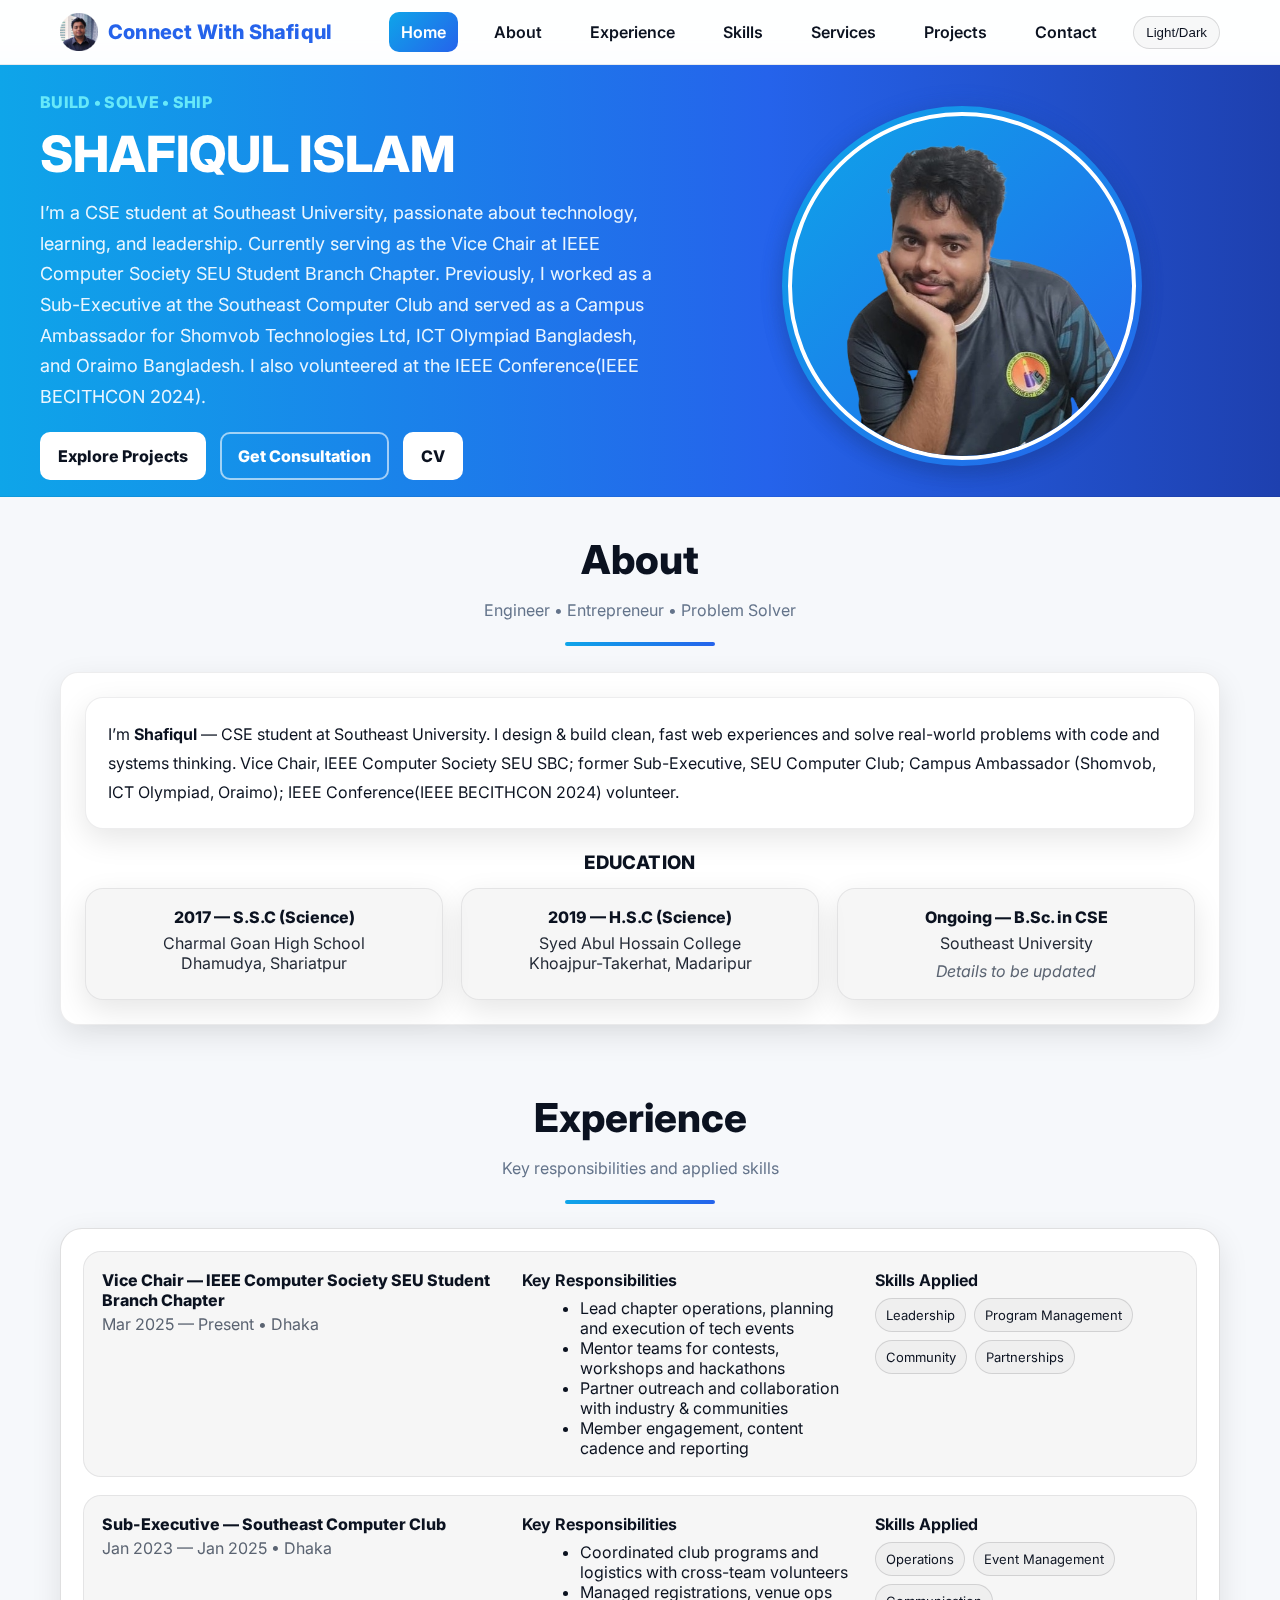
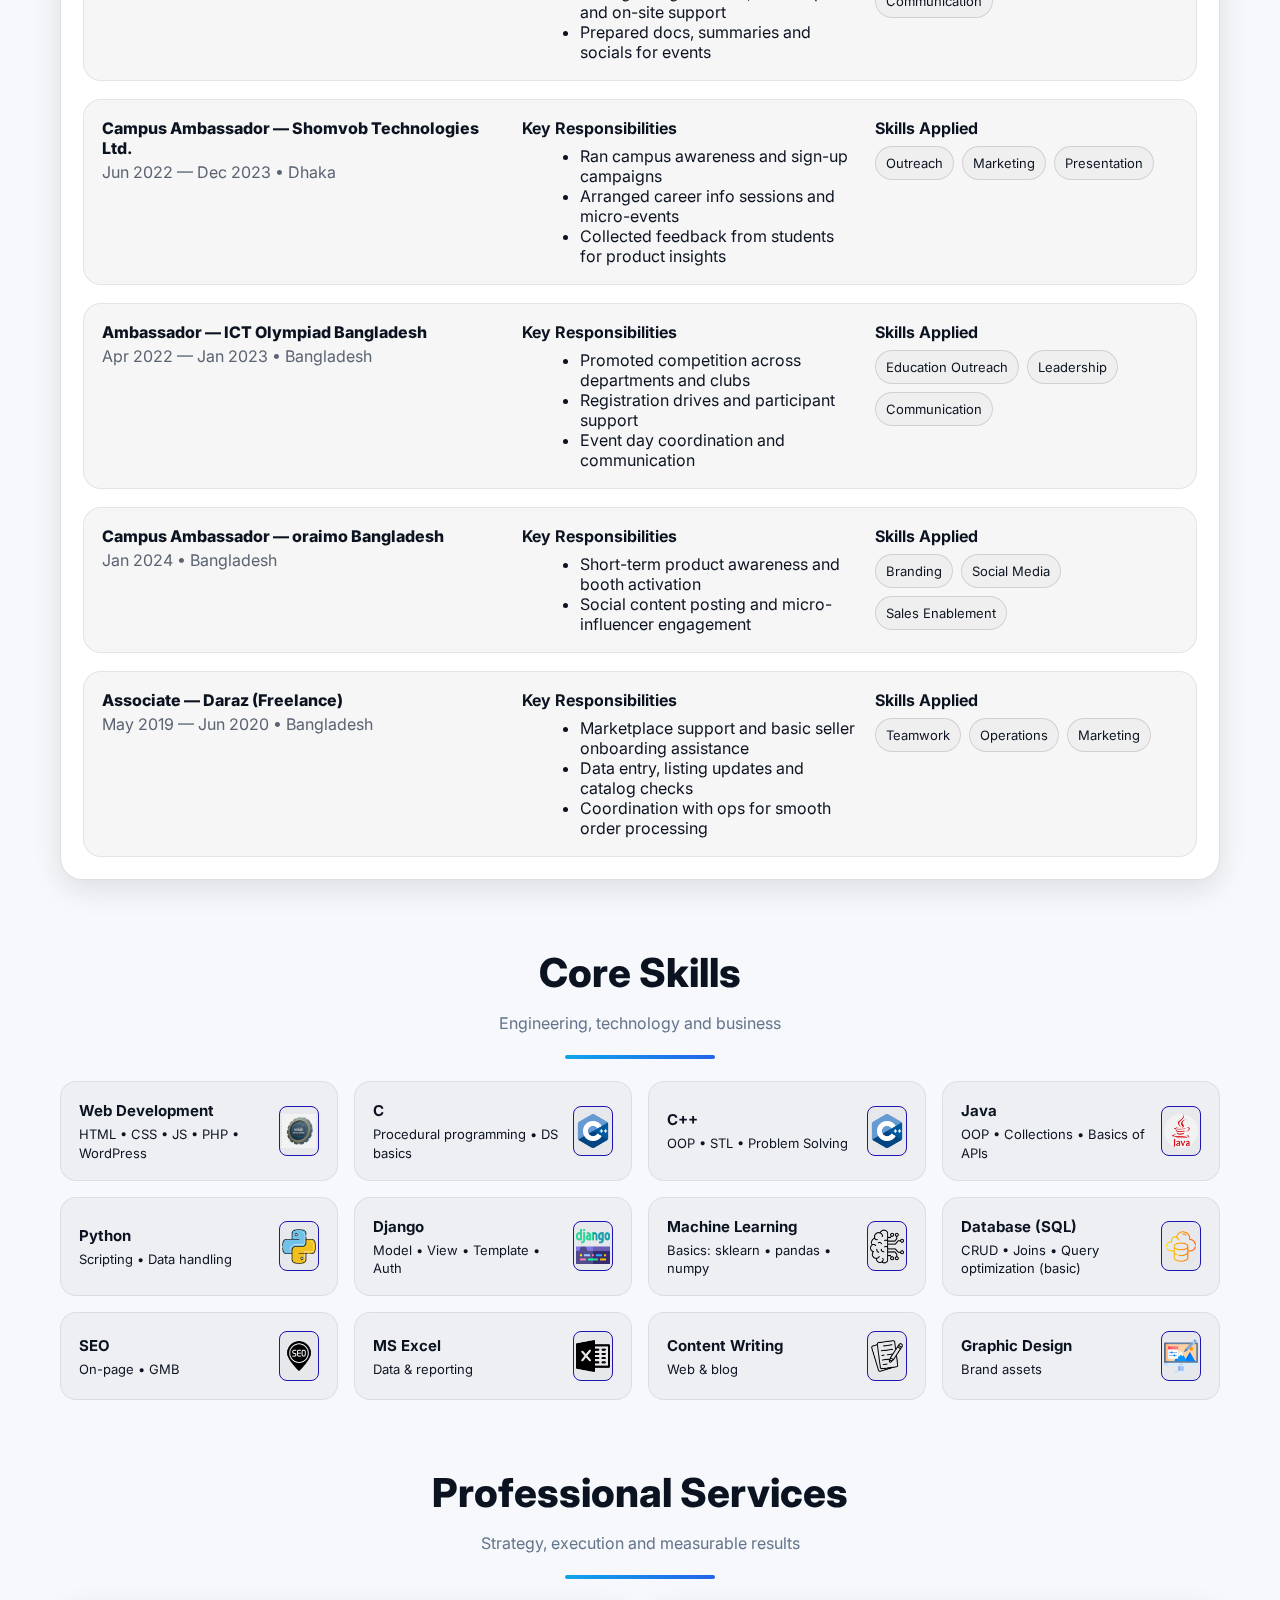
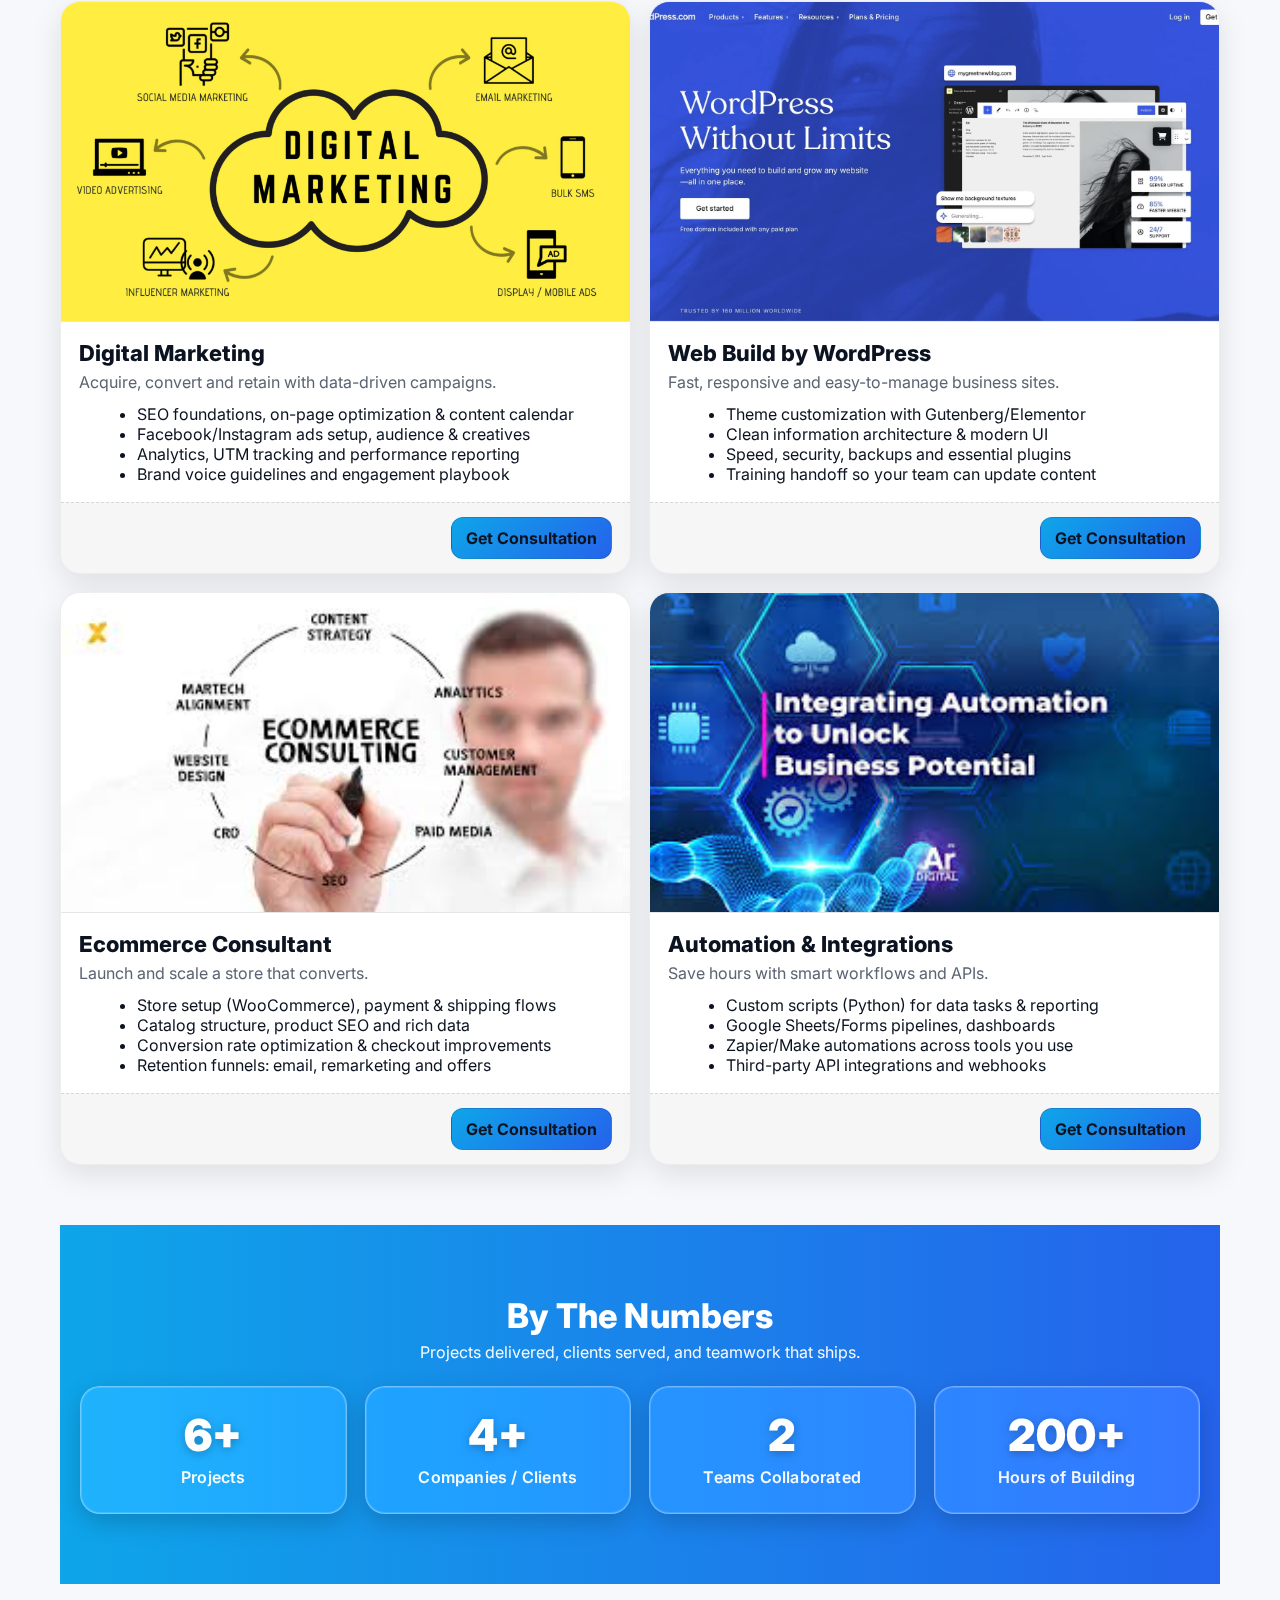
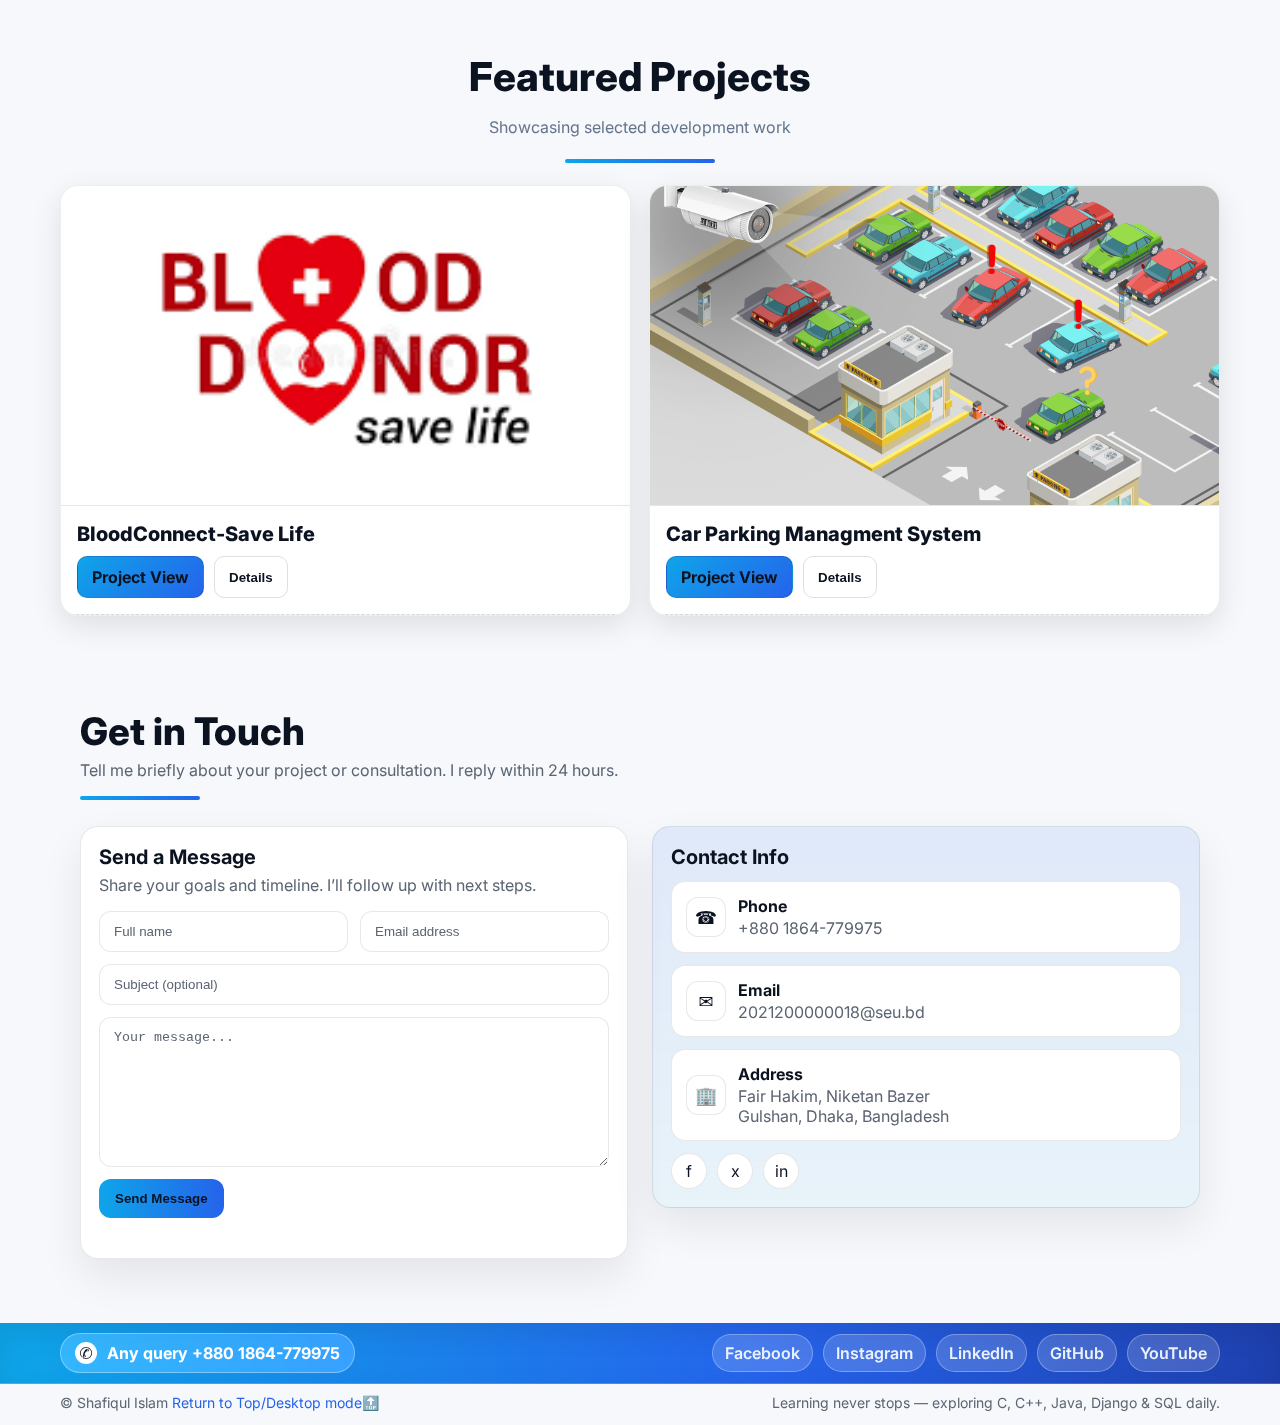
<file: index.html>
<!DOCTYPE html>
<html lang="en" data-theme="light">
<head>
  <meta charset="UTF-8" />
  <meta name="viewport" content="width=device-width, initial-scale=1" />
  <title>Shafiqul Islam — Portfolio</title>
  <meta name="description" content="Modern single-file portfolio of Shafiqul Islam" />
  <link rel="preconnect" href="https://fonts.googleapis.com">
  <link rel="preconnect" href="https://fonts.gstatic.com" crossorigin>
  <link href="https://fonts.googleapis.com/css2?family=Inter:wght@400;500;600;700;800&display=swap" rel="stylesheet">

  <link rel="stylesheet" href="2021200000018_ass2.css">
</head>
<body>

  <header class="site-header">
    <div class="container nav">
      <a class="brand-wrap" href="#top" aria-label="Go to top">
        <img src="shafiq.png" alt="Shafiqul logo" class="logo-img">
        <span class="brand">Connect With Shafiqul</span>
      </a>

      <button class="hamburger" aria-label="Open menu"
        onclick="document.getElementById('mainNav').classList.toggle('open')">☰</button>

      <nav class="menu" id="mainNav">
        <a href="#top"        data-target="top">Home</a>
        <a href="#about"      data-target="about">About</a>
        <a href="#experience" data-target="experience">Experience</a>
        <a href="#skills"     data-target="skills">Skills</a>
        <a href="#services"   data-target="services">Services</a>
        <a href="#projects"   data-target="projects">Projects</a>
        <a href="#contact"    data-target="contact">Contact</a>
        <button id="themeToggle" class="toggle" aria-label="Toggle theme">Light/Dark</button>
      </nav>
    </div>
  </header>

  
  <div class="hero-wrap" id="top">
    <div class="container hero">
      <div class="hero-card">
        <div class="eyebrow">BUILD • SOLVE • SHIP</div>
        <h1 class="title">SHAFIQUL ISLAM</h1>
        <p>
          I’m a CSE student at Southeast University, passionate about technology, learning, and leadership. Currently serving as the Vice Chair at IEEE Computer Society SEU Student Branch Chapter. Previously, I worked as a Sub-Executive at the Southeast Computer Club and served as a Campus Ambassador for Shomvob Technologies Ltd, ICT Olympiad Bangladesh, and Oraimo Bangladesh. I also volunteered at the IEEE Conference(IEEE BECITHCON 2024).
        </p>
        <div class="hero-cta">
          <a class="btn" href="#projects">Explore Projects</a>
          <a class="btn ghost" href="#contact">Get Consultation</a>
          <a class="btn" href="SHAFIQUL_ISLAM_VOLUNTEER_EXP.pdf">CV</a>
        </div>
      </div>
      <div class="hero-image">
        <div class="blob" aria-hidden="true"></div>
        <figure class="portrait">
          <img src="a.png" alt="Shafiqul portrait" loading="eager" />
        </figure>
      </div>
    </div>
  </div>


  <main class="container">
  
    <section id="about">
      <h2 class="section-title">About</h2>
      <p class="section-sub">Engineer • Entrepreneur • Problem Solver</p>
      <div class="underline"></div>

      <div class="about-frame card" style="padding:24px;margin-top:26px">
        <div class="about-bio card" style="padding:22px;border-radius:18px">
          <p class="lead" style="margin:0;line-height:1.8">
            I’m <strong> Shafiqul</strong> — CSE student at Southeast University. I design &amp; build clean, fast web
            experiences and solve real-world problems with code and systems thinking. Vice Chair, IEEE Computer Society
            SEU SBC; former Sub-Executive, SEU Computer Club; Campus Ambassador (Shomvob, ICT Olympiad, Oraimo);
            IEEE Conference(IEEE BECITHCON 2024) volunteer.
          </p>
        </div>

        <h3 class="edu-heading"
            style="text-align:center;margin:22px 0 14px;font-weight:800;letter-spacing:.4px;color:var(--text)">
          EDUCATION
        </h3>

        <div class="edu-grid">
          <div class="edu-card card">
            <div class="edu-title">2017 — S.S.C (Science)</div>
            <div class="edu-sub">Charmal Goan High School<br/>Dhamudya, Shariatpur</div>
            <div class="edu-meta"></strong></div>
          </div>

          <div class="edu-card card">
            <div class="edu-title">2019 — H.S.C (Science)</div>
            <div class="edu-sub">Syed Abul Hossain College<br/>Khoajpur-Takerhat, Madaripur</div>
            <div class="edu-meta"></strong></div>
          </div>

          <div class="edu-card card">
            <div class="edu-title">Ongoing — B.Sc. in CSE</div>
            <div class="edu-sub">Southeast University</div>
            <div class="edu-meta"><em>Details to be updated</em></div>
          </div>
        </div>
      </div>
    </section>

   
    <section id="experience">
      <h2 class="section-title">Experience</h2>
      <p class="section-sub">Key responsibilities and applied skills</p>
      <div class="underline"></div>

      <div class="xp-wrap" style="margin-top:24px">
        <div class="xp-list">
       
          <article class="xp-item">
            <div class="xp-head">
              <h4 class="xp-title">Vice Chair — IEEE Computer Society SEU Student Branch Chapter</h4>
              <div class="xp-meta">Mar 2025 — Present • Dhaka</div>
            </div>
            <div>
              <strong>Key Responsibilities</strong>
              <ul class="list">
                <li>Lead chapter operations, planning and execution of tech events</li>
                <li>Mentor teams for contests, workshops and hackathons</li>
                <li>Partner outreach and collaboration with industry & communities</li>
                <li>Member engagement, content cadence and reporting</li>
              </ul>
            </div>
            <div>
              <strong>Skills Applied</strong>
              <div class="chips">
                <span class="chip">Leadership</span>
                <span class="chip">Program Management</span>
                <span class="chip">Community</span>
                <span class="chip">Partnerships</span>
              </div>
            </div>
          </article>

          <article class="xp-item">
            <div class="xp-head">
              <h4 class="xp-title">Sub-Executive — Southeast Computer Club</h4>
              <div class="xp-meta">Jan 2023 — Jan 2025 • Dhaka</div>
            </div>
            <div>
              <strong>Key Responsibilities</strong>
              <ul class="list">
                <li>Coordinated club programs and logistics with cross-team volunteers</li>
                <li>Managed registrations, venue ops and on-site support</li>
                <li>Prepared docs, summaries and socials for events</li>
              </ul>
            </div>
            <div>
              <strong>Skills Applied</strong>
              <div class="chips">
                <span class="chip">Operations</span>
                <span class="chip">Event Management</span>
                <span class="chip">Communication</span>
              </div>
            </div>
          </article>

          <article class="xp-item">
            <div class="xp-head">
              <h4 class="xp-title">Campus Ambassador — Shomvob Technologies Ltd.</h4>
              <div class="xp-meta">Jun 2022 — Dec 2023 • Dhaka</div>
            </div>
            <div>
              <strong>Key Responsibilities</strong>
              <ul class="list">
                <li>Ran campus awareness and sign-up campaigns</li>
                <li>Arranged career info sessions and micro-events</li>
                <li>Collected feedback from students for product insights</li>
              </ul>
            </div>
            <div>
              <strong>Skills Applied</strong>
              <div class="chips">
                <span class="chip">Outreach</span>
                <span class="chip">Marketing</span>
                <span class="chip">Presentation</span>
              </div>
            </div>
          </article>

          <article class="xp-item">
            <div class="xp-head">
              <h4 class="xp-title">Ambassador — ICT Olympiad Bangladesh</h4>
              <div class="xp-meta">Apr 2022 — Jan 2023 • Bangladesh</div>
            </div>
            <div>
              <strong>Key Responsibilities</strong>
              <ul class="list">
                <li>Promoted competition across departments and clubs</li>
                <li>Registration drives and participant support</li>
                <li>Event day coordination and communication</li>
              </ul>
            </div>
            <div>
              <strong>Skills Applied</strong>
              <div class="chips">
                <span class="chip">Education Outreach</span>
                <span class="chip">Leadership</span>
                <span class="chip">Communication</span>
              </div>
            </div>
          </article>

          <article class="xp-item">
            <div class="xp-head">
              <h4 class="xp-title">Campus Ambassador — oraimo Bangladesh</h4>
              <div class="xp-meta">Jan 2024 • Bangladesh</div>
            </div>
            <div>
              <strong>Key Responsibilities</strong>
              <ul class="list">
                <li>Short-term product awareness and booth activation</li>
                <li>Social content posting and micro-influencer engagement</li>
              </ul>
            </div>
            <div>
              <strong>Skills Applied</strong>
              <div class="chips">
                <span class="chip">Branding</span>
                <span class="chip">Social Media</span>
                <span class="chip">Sales Enablement</span>
              </div>
            </div>
          </article>

          <article class="xp-item">
            <div class="xp-head">
              <h4 class="xp-title">Associate — Daraz (Freelance)</h4>
              <div class="xp-meta">May 2019 — Jun 2020 • Bangladesh</div>
            </div>
            <div>
              <strong>Key Responsibilities</strong>
              <ul class="list">
                <li>Marketplace support and basic seller onboarding assistance</li>
                <li>Data entry, listing updates and catalog checks</li>
                <li>Coordination with ops for smooth order processing</li>
              </ul>
            </div>
            <div>
              <strong>Skills Applied</strong>
              <div class="chips">
                <span class="chip">Teamwork</span>
                <span class="chip">Operations</span>
                <span class="chip">Marketing</span>
              </div>
            </div>
          </article>
        </div>
      </div>
    </section>

   
    <section id="skills">
      <h2 class="section-title">Core Skills</h2>
      <p class="section-sub">Engineering, technology and business</p>
      <div class="underline"></div>

      <div class="skills" style="margin-top:22px">
      
        <div class="skill">
          <div class="icon"><img src="Web-Development.png" alt="Web Dev"></div>
          <div><h4>Web Development</h4><div>HTML • CSS • JS • PHP • WordPress</div></div>
        </div>
        <div class="skill">
          <div class="icon"><img src="c- (1).png" alt="C"></div>
          <div><h4>C</h4><div>Procedural programming • DS basics</div></div>
        </div>
        <div class="skill">
          <div class="icon"><img src="c- (1).png" alt="C++"></div>
          <div><h4>C++</h4><div>OOP • STL • Problem Solving</div></div>
        </div>
        <div class="skill">
          <div class="icon"><img src="java.png" alt="Java"></div>
          <div><h4>Java</h4><div>OOP • Collections • Basics of APIs</div></div>
        </div>
        <div class="skill">
          <div class="icon"><img src="python.png" alt="Python"></div>
          <div><h4>Python</h4><div>Scripting • Data handling</div></div>
        </div>
        <div class="skill">
          <div class="icon"><img src="django.png" alt="Django"></div>
          <div><h4>Django</h4><div>Model • View • Template • Auth</div></div>
        </div>
        <div class="skill">
          <div class="icon"><img src="brain.png" alt="Machine Learning"></div>
          <div><h4>Machine Learning</h4><div>Basics: sklearn • pandas • numpy</div></div>
        </div>
        <div class="skill">
          <div class="icon"><img src="database.png" alt="SQL"></div>
          <div><h4>Database (SQL)</h4><div>CRUD • Joins • Query optimization (basic)</div></div>
        </div>
        <div class="skill">
          <div class="icon"><img src="seo.png" alt="Local SEO"></div>
          <div><h4>SEO</h4><div>On-page • GMB</div></div>
        </div>
        <div class="skill">
          <div class="icon"><img src="excel.png" alt="MS Excel"></div>
          <div><h4>MS Excel</h4><div>Data &amp; reporting</div></div>
        </div>
        <div class="skill">
          <div class="icon"><img src="copy-writing.png" alt="Content Writing"></div>
          <div><h4>Content Writing</h4><div>Web &amp; blog</div></div>
        </div>
        <div class="skill">
          <div class="icon"><img src="illustration.png" alt="Graphic Design"></div>
          <div><h4>Graphic Design</h4><div>Brand assets</div></div>
        </div>
      </div>
    </section>

 
    <section id="services">
      <h2 class="section-title">Professional Services</h2>
      <p class="section-sub">Strategy, execution and measurable results</p>
      <div class="underline"></div>

      <div class="services-pro">
        <article class="svc-card">
          <div class="svc-media"><img src="digi.webp" alt="Digital Marketing"></div>
          <div class="svc-body">
            <h3 class="svc-title">Digital Marketing</h3>
            <p class="svc-sub">Acquire, convert and retain with data-driven campaigns.</p>
            <ul class="list">
              <li>SEO foundations, on-page optimization & content calendar</li>
              <li>Facebook/Instagram ads setup, audience & creatives</li>
              <li>Analytics, UTM tracking and performance reporting</li>
              <li>Brand voice guidelines and engagement playbook</li>
            </ul>
          </div>
          <div class="svc-footer"><a href="#contact" class="btn consult">Get Consultation</a></div>
        </article>

        <article class="svc-card">
          <div class="svc-media"><img src="wordpress-com-build-site.jpg" alt="WordPress Website Build"></div>
          <div class="svc-body">
            <h3 class="svc-title">Web Build by WordPress</h3>
            <p class="svc-sub">Fast, responsive and easy-to-manage business sites.</p>
            <ul class="list">
              <li>Theme customization with Gutenberg/Elementor</li>
              <li>Clean information architecture & modern UI</li>
              <li>Speed, security, backups and essential plugins</li>
              <li>Training handoff so your team can update content</li>
            </ul>
          </div>
          <div class="svc-footer"><a href="#contact" class="btn consult">Get Consultation</a></div>
        </article>

        <article class="svc-card">
          <div class="svc-media"><img src="ecommerce.jpeg" alt="Ecommerce Consulting"></div>
          <div class="svc-body">
            <h3 class="svc-title">Ecommerce Consultant</h3>
            <p class="svc-sub">Launch and scale a store that converts.</p>
            <ul class="list">
              <li>Store setup (WooCommerce), payment & shipping flows</li>
              <li>Catalog structure, product SEO and rich data</li>
              <li>Conversion rate optimization & checkout improvements</li>
              <li>Retention funnels: email, remarketing and offers</li>
            </ul>
          </div>
          <div class="svc-footer"><a href="#contact" class="btn consult">Get Consultation</a></div>
        </article>

        <article class="svc-card">
          <div class="svc-media"><img src="autto.jpeg" alt="Automation & Integrations"></div>
          <div class="svc-body">
            <h3 class="svc-title">Automation & Integrations</h3>
            <p class="svc-sub">Save hours with smart workflows and APIs.</p>
            <ul class="list">
              <li>Custom scripts (Python) for data tasks & reporting</li>
              <li>Google Sheets/Forms pipelines, dashboards</li>
              <li>Zapier/Make automations across tools you use</li>
              <li>Third-party API integrations and webhooks</li>
            </ul>
          </div>
          <div class="svc-footer"><a href="#contact" class="btn consult">Get Consultation</a></div>
        </article>
      </div>
    </section>


    <section class="metrics-band" id="achievements">
      <div class="metrics-wrap">
        <h2 class="metrics-title">By The Numbers</h2>
        <p class="metrics-sub">Projects delivered, clients served, and teamwork that ships.</p>

        <div class="stat-grid">
          <div class="stat-card"><div class="stat-value">6+</div><div class="stat-label">Projects</div></div>
          <div class="stat-card"><div class="stat-value">4+</div><div class="stat-label">Companies / Clients</div></div>
          <div class="stat-card"><div class="stat-value">2</div><div class="stat-label">Teams Collaborated</div></div>
          <div class="stat-card"><div class="stat-value">200+</div><div class="stat-label">Hours of Building</div></div>
        </div>
      </div>
    </section>

   
    <section id="projects">
      <h2 class="section-title">Featured Projects</h2>
      <p class="section-sub">Showcasing selected development work</p>
      <div class="underline"></div>

      <div class="project-grid">
        <article class="project-card">
          <img class="project-image" src="blood.png" alt="BloodConnect cover">
          <div class="project-body">
            <h3 class="project-title">BloodConnect-Save Life</h3>
            <div class="project-actions">
              <a class="btn view" href="https://bloodconnect-3g8q.vercel.app/" target="_blank" rel="noopener">Project View</a>
              <button class="btn details" data-toggle="#d-blood">Details</button>
            </div>
          </div>
          <div class="proj-details" id="d-blood">
            <p>Community-driven blood donor finding platform with real-time availability.</p>
            <ul class="list">
              <li>User auth, donor/recipient profiles, request board and status tracking</li>
              <li>Search by group, location and urgency; notifications to nearby donors</li>
              <li>Admin review, request moderation and analytics dashboard</li>
            </ul>
            <div class="chips">
              <span class="chip">HTML/CSS/JS</span><span class="chip">SQL</span><span class="chip">PHP</span>
            </div>
          </div>
        </article>

        <article class="project-card">
          <img class="project-image" src="parking.png" alt="Car Parking System cover">
          <div class="project-body">
            <h3 class="project-title">Car Parking Managment System</h3>
            <div class="project-actions">
              <a class="btn view" href="#" target="_blank" rel="noopener">Project View</a>
              <button class="btn details" data-toggle="#d-parking">Details</button>
            </div>
          </div>
          <div class="proj-details" id="d-parking">
            <p>Smart slot management and ticketing for indoor parking facilities.</p>
            <ul class="list">
              <li>Live slot map, entry/exit logs, pricing rules and invoice generation</li>
              <li>Vehicle registration, QR tickets, role-based admin panel</li>
              <li>Reports: occupancy, turnover, revenue and peak hours</li>
            </ul>
            <div class="chips">
              <span class="chip">Java</span><span class="chip">FXML</span><span class="chip">SQL</span>
            </div>
          </div>
        </article>
      </div>
    </section>


    <section id="contact" class="contact-v4">
      <div class="cv4-wrap">
        <h2 class="cv4-title">Get in Touch</h2>
        <p class="cv4-sub">Tell me briefly about your project or consultation. I reply within 24 hours.</p>
        <span class="cv4-underline"></span>

        <div class="cv4-grid">
          <div class="cv4-col cv4-form">
            <div class="cv4-card">
              <h3 class="cv4-h3">Send a Message</h3>
              <p class="cv4-p">Share your goals and timeline. I’ll follow up with next steps.</p>

              <form class="cv4-rows" method="post" novalidate>
                <input class="cv4-input" type="text" placeholder="Full name" required>
                <input class="cv4-input" type="email" placeholder="Email address" required>
                <input class="cv4-input cv4-span2" type="text" placeholder="Subject (optional)">
                <textarea class="cv4-textarea cv4-span2" placeholder="Your message..." required></textarea>
                <button type="submit" class="cv4-btn cv4-span2">Send Message</button>
              </form>
            </div>
          </div>

          <div class="cv4-col cv4-info">
            <div class="cv4-card cv4-info-card">
              <h3 class="cv4-h3">Contact Info</h3>

              <div class="cv4-row">
                <div class="cv4-badge">☎</div>
                <div>
                  <p class="cv4-ttl">Phone</p>
                  <p class="cv4-subt">+880 1864-779975</p>
                </div>
              </div>

              <div class="cv4-row">
                <div class="cv4-badge">✉</div>
                <div>
                  <p class="cv4-ttl">Email</p>
                  <p class="cv4-subt">2021200000018@seu.bd</p>
                </div>
              </div>

              <div class="cv4-row">
                <div class="cv4-badge">🏢</div>
                <div>
                  <p class="cv4-ttl">Address</p>
                  <p class="cv4-subt">Fair Hakim, Niketan Bazer<br>Gulshan, Dhaka, Bangladesh</p>
                </div>
              </div>

              <div class="cv4-rail" aria-label="Social links">
                <a href="https://www.facebook.com/profile.php?id=61581525467788" title="Facebook">f</a>
                <a href="#" title="X (Twitter)">x</a>
                <a href="https://www.linkedin.com/in/shafiq-st/" title="LinkedIn">in</a>
              </div>
            </div>
          </div>
        </div>
      </div>
    </section>
  </main>

  <header class="brandbar">
    <div class="row">
      <a class="call-pill" href="tel:+8801864779975" aria-label="Call Shafiqul">
        <span class="call-dot">✆</span>
        <span>Any query +880 1864-779975</span>
      </a>

      <nav class="socials" aria-label="Social links">
        <a href="facebook.com/mdshafiqa2z_p" target="_blank" rel="noopener">Facebook</a>
        <a href="#" target="_blank" rel="noopener">Instagram</a>
        <a href="https://www.linkedin.com/in/shafiq-st/" target="_blank" rel="noopener">LinkedIn</a>
        <a href="#" target="_blank" rel="noopener">GitHub</a>
        <a href="https://www.youtube.com/@shafiqulislam478" target="_blank" rel="noopener">YouTube</a>
      </nav>
    </div>
  </header>

  <div class="brand-tagline">
    <div class="left">© Shafiqul Islam
        <a href="#home" target="_blank" rel="noopener"> Return to Top/Desktop mode🔝</a>
    </div>
    
    <div class="right">Learning never stops — exploring C, C++, Java, Django & SQL daily.</div>
  </div>

  <script src="2021200000018_ass2.js"></script>
</body>
</html>
</file>
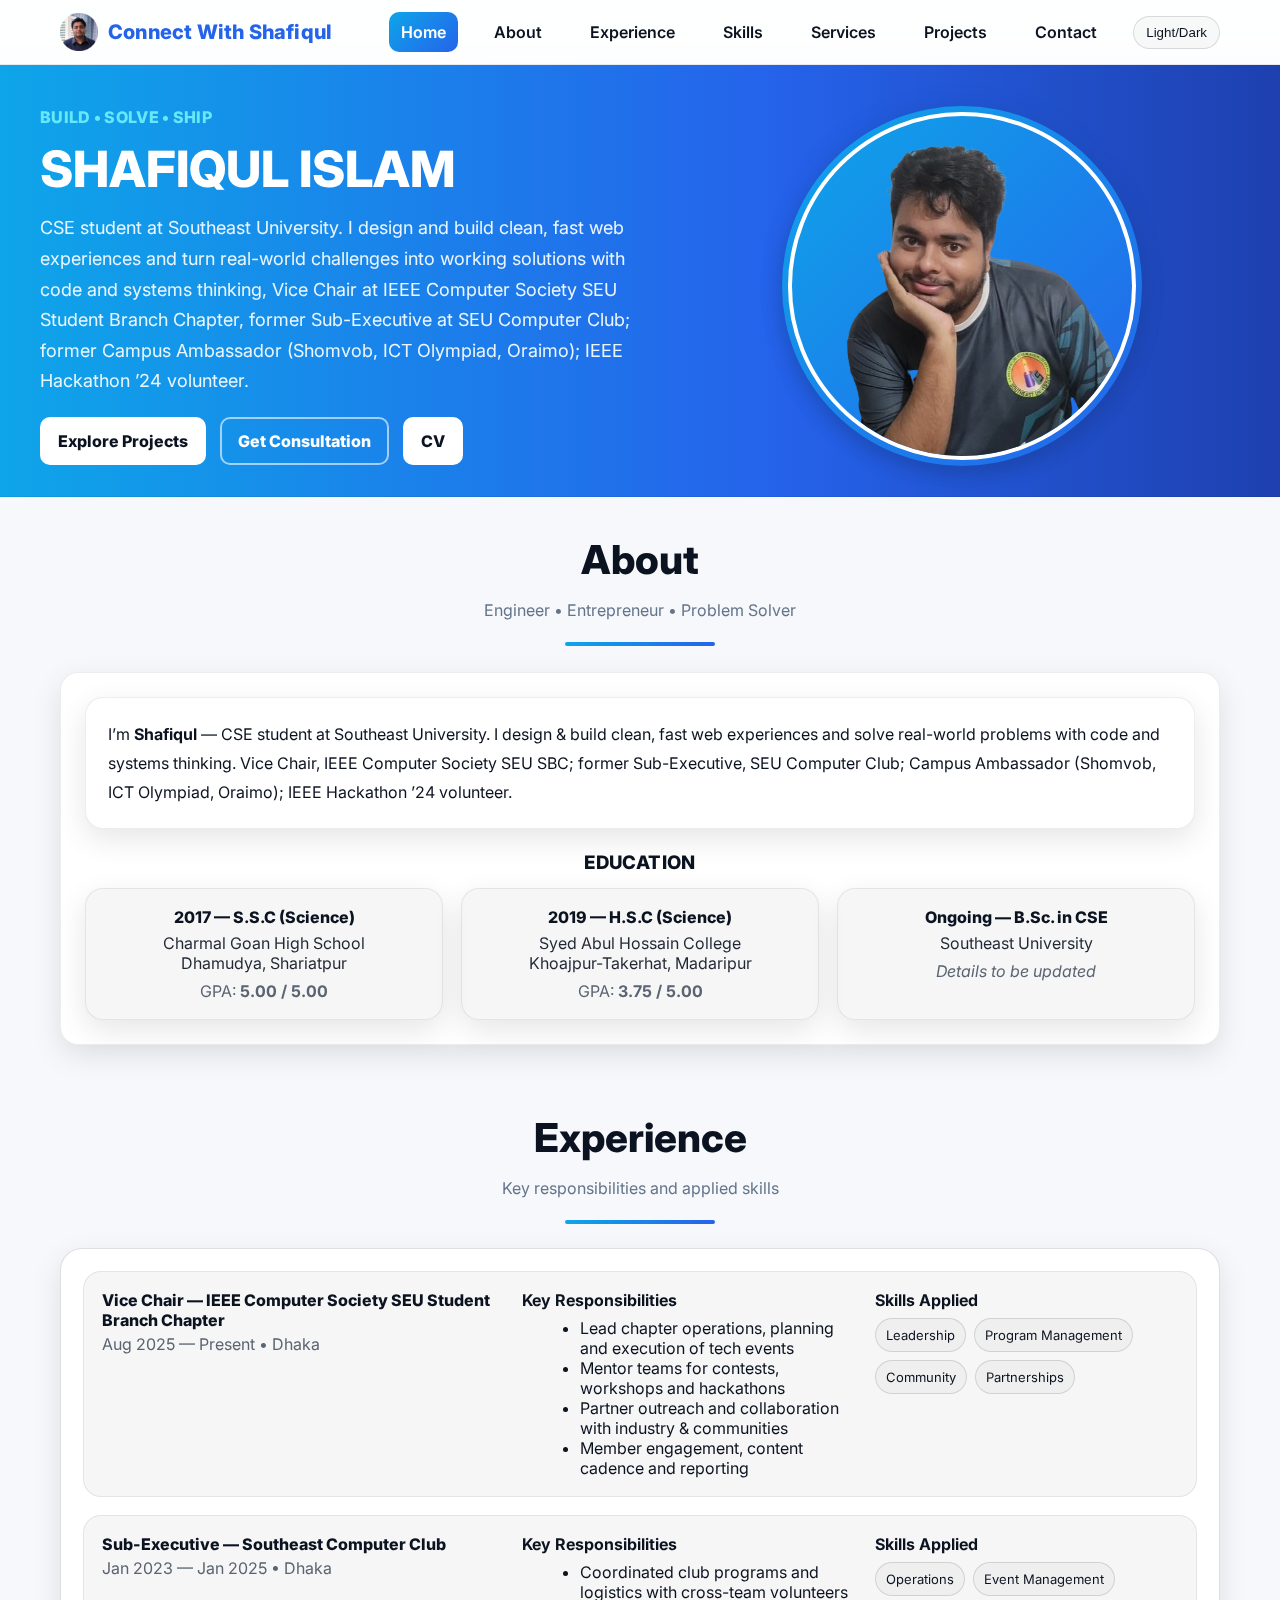
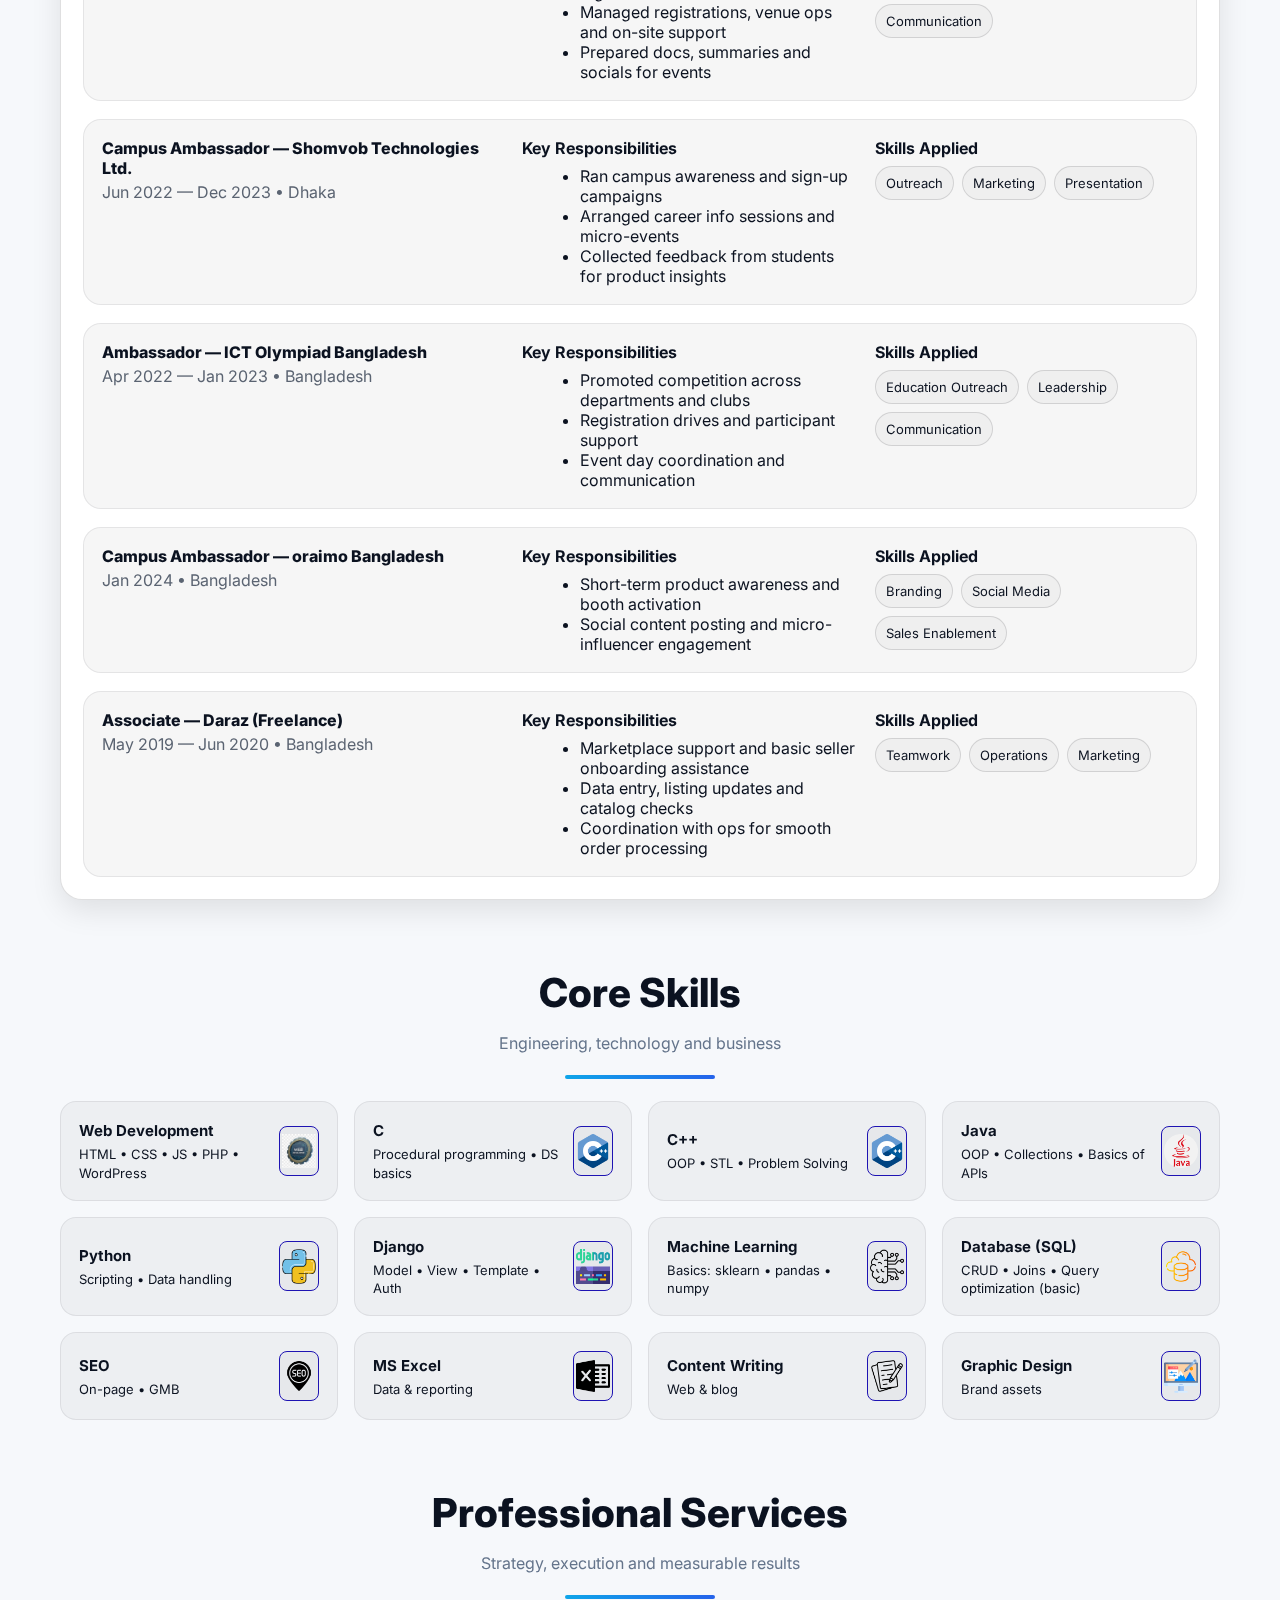
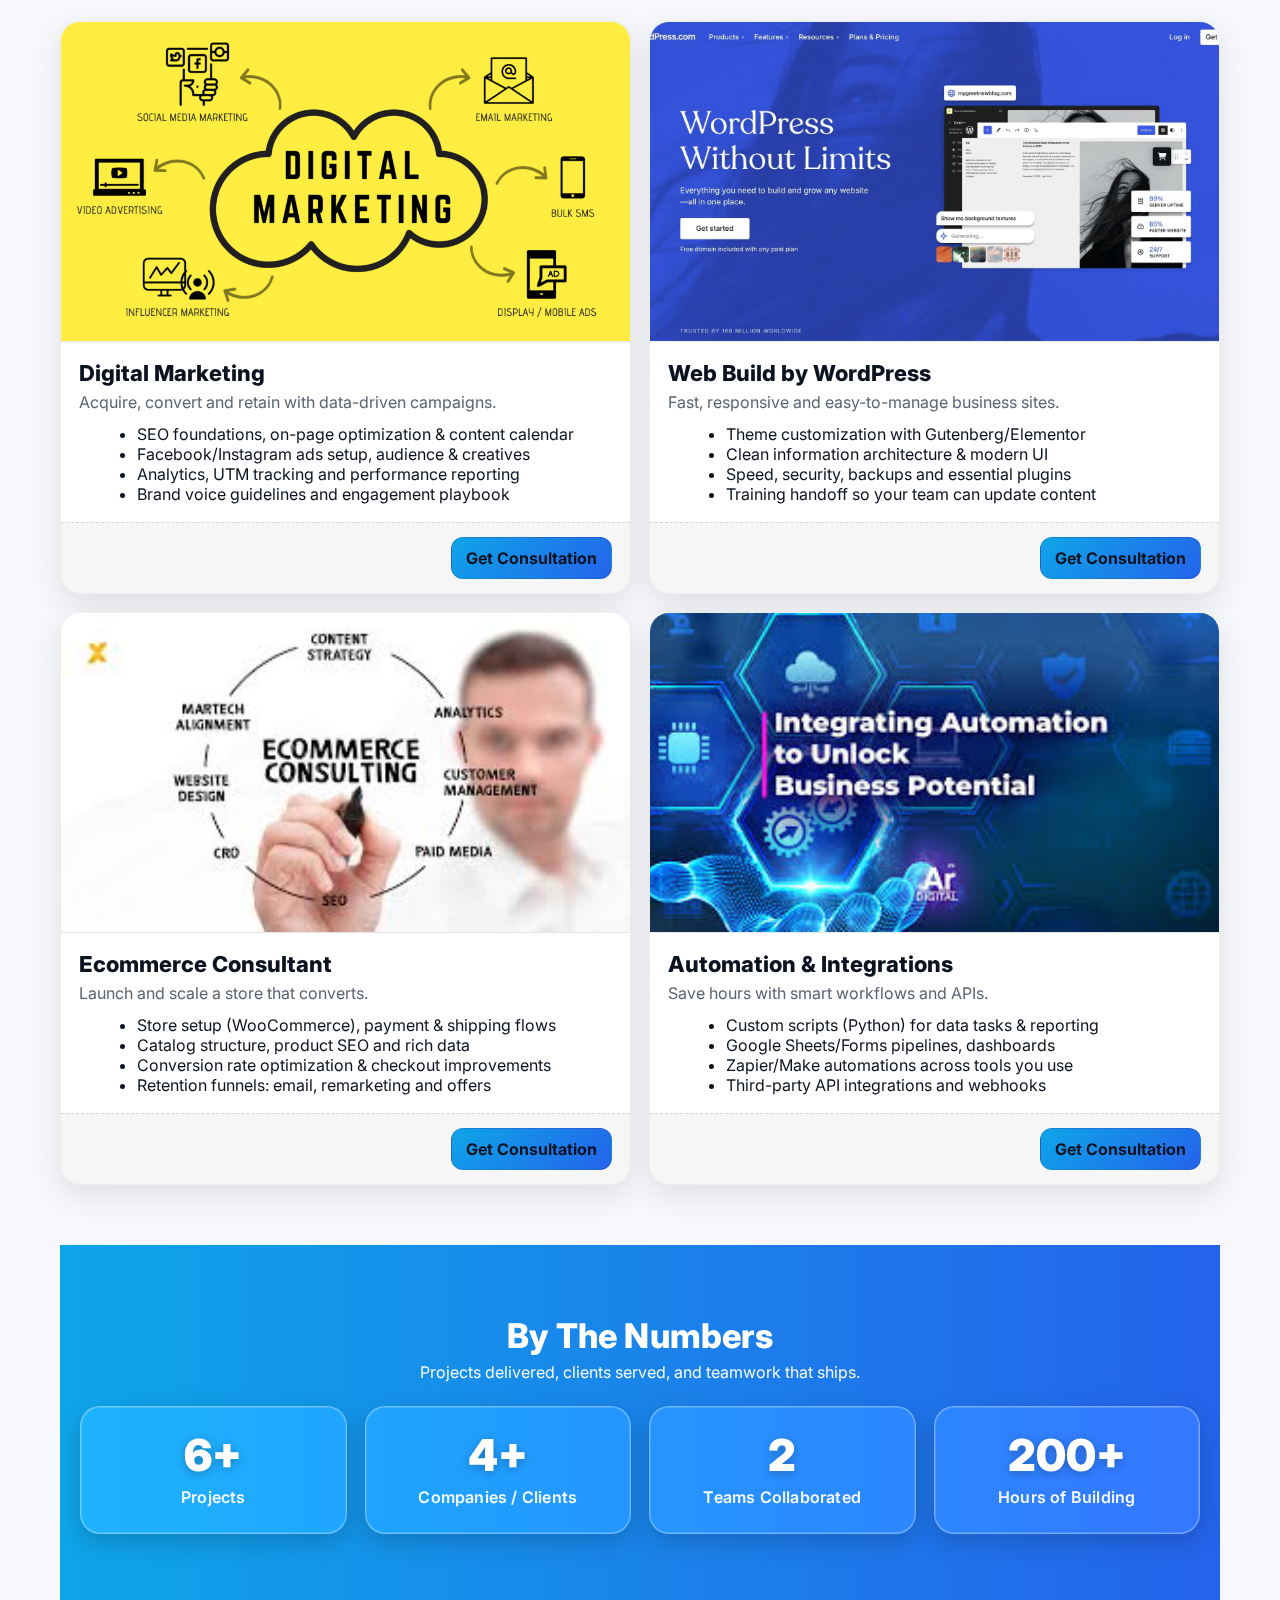
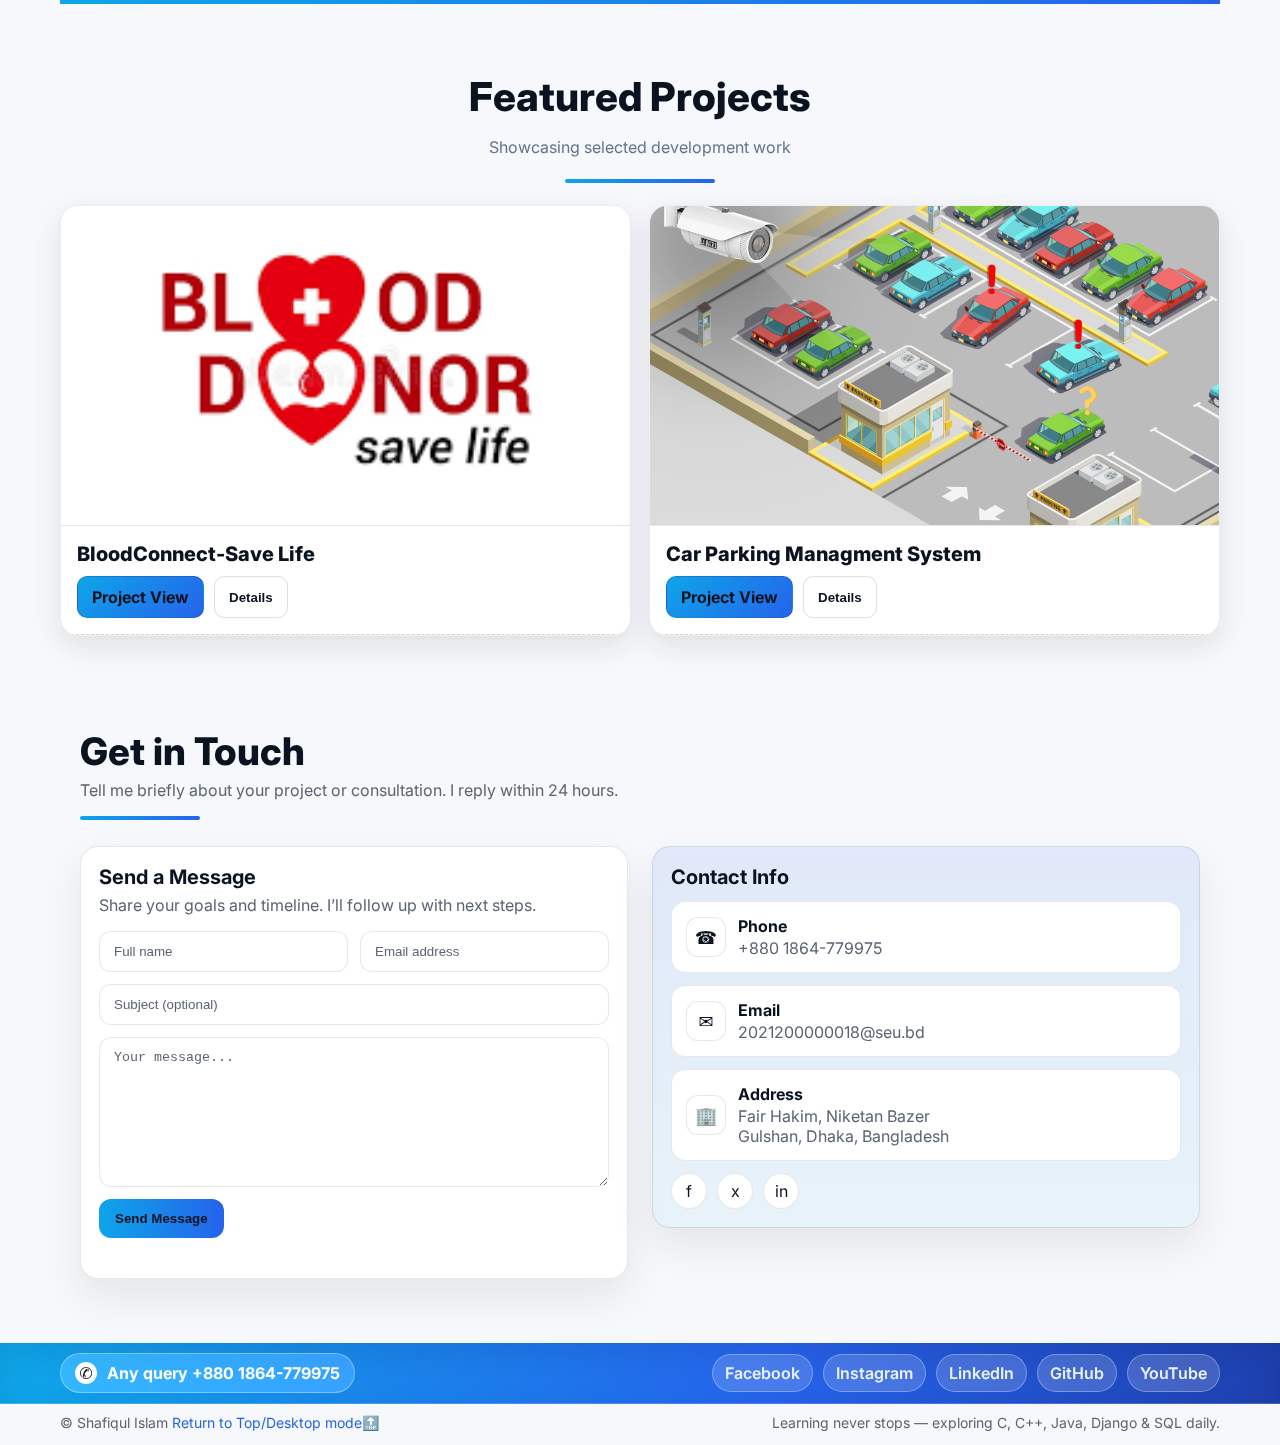
<file: 2021200000018_ass2.html>
<!DOCTYPE html>
<html lang="en" data-theme="light">
<head>
  <meta charset="UTF-8" />
  <meta name="viewport" content="width=device-width, initial-scale=1" />
  <title>Shafiqul Islam — Portfolio</title>
  <meta name="description" content="Modern single-file portfolio of Shafiqul Islam" />
  <link rel="preconnect" href="https://fonts.googleapis.com">
  <link rel="preconnect" href="https://fonts.gstatic.com" crossorigin>
  <link href="https://fonts.googleapis.com/css2?family=Inter:wght@400;500;600;700;800&display=swap" rel="stylesheet">

  <link rel="stylesheet" href="2021200000018_ass2.css">
</head>
<body>

  <header class="site-header">
    <div class="container nav">
      <a class="brand-wrap" href="#top" aria-label="Go to top">
        <img src="shafiq.png" alt="Shafiqul logo" class="logo-img">
        <span class="brand">Connect With Shafiqul</span>
      </a>

      <button class="hamburger" aria-label="Open menu"
        onclick="document.getElementById('mainNav').classList.toggle('open')">☰</button>

      <nav class="menu" id="mainNav">
        <a href="#top"        data-target="top">Home</a>
        <a href="#about"      data-target="about">About</a>
        <a href="#experience" data-target="experience">Experience</a>
        <a href="#skills"     data-target="skills">Skills</a>
        <a href="#services"   data-target="services">Services</a>
        <a href="#projects"   data-target="projects">Projects</a>
        <a href="#contact"    data-target="contact">Contact</a>
        <button id="themeToggle" class="toggle" aria-label="Toggle theme">Light/Dark</button>
      </nav>
    </div>
  </header>

  
  <div class="hero-wrap" id="top">
    <div class="container hero">
      <div class="hero-card">
        <div class="eyebrow">BUILD • SOLVE • SHIP</div>
        <h1 class="title">SHAFIQUL ISLAM</h1>
        <p>
          CSE student at Southeast University. I design and build clean, fast web experiences and turn real-world challenges into working solutions with code and systems thinking, Vice Chair at IEEE Computer Society SEU Student Branch Chapter, former Sub-Executive at SEU Computer Club; former Campus Ambassador (Shomvob, ICT Olympiad, Oraimo); IEEE Hackathon ’24 volunteer.
        </p>
        <div class="hero-cta">
          <a class="btn" href="#projects">Explore Projects</a>
          <a class="btn ghost" href="#contact">Get Consultation</a>
          <a class="btn" href="shafiqul islam_cv.pdf">CV</a>
        </div>
      </div>
      <div class="hero-image">
        <div class="blob" aria-hidden="true"></div>
        <figure class="portrait">
          <img src="a.png" alt="Shafiqul portrait" loading="eager" />
        </figure>
      </div>
    </div>
  </div>


  <main class="container">
  
    <section id="about">
      <h2 class="section-title">About</h2>
      <p class="section-sub">Engineer • Entrepreneur • Problem Solver</p>
      <div class="underline"></div>

      <div class="about-frame card" style="padding:24px;margin-top:26px">
        <div class="about-bio card" style="padding:22px;border-radius:18px">
          <p class="lead" style="margin:0;line-height:1.8">
            I’m <strong> Shafiqul</strong> — CSE student at Southeast University. I design &amp; build clean, fast web
            experiences and solve real-world problems with code and systems thinking. Vice Chair, IEEE Computer Society
            SEU SBC; former Sub-Executive, SEU Computer Club; Campus Ambassador (Shomvob, ICT Olympiad, Oraimo);
            IEEE Hackathon ’24 volunteer.
          </p>
        </div>

        <h3 class="edu-heading"
            style="text-align:center;margin:22px 0 14px;font-weight:800;letter-spacing:.4px;color:var(--text)">
          EDUCATION
        </h3>

        <div class="edu-grid">
          <div class="edu-card card">
            <div class="edu-title">2017 — S.S.C (Science)</div>
            <div class="edu-sub">Charmal Goan High School<br/>Dhamudya, Shariatpur</div>
            <div class="edu-meta">GPA: <strong>5.00 / 5.00</strong></div>
          </div>

          <div class="edu-card card">
            <div class="edu-title">2019 — H.S.C (Science)</div>
            <div class="edu-sub">Syed Abul Hossain College<br/>Khoajpur-Takerhat, Madaripur</div>
            <div class="edu-meta">GPA: <strong>3.75 / 5.00</strong></div>
          </div>

          <div class="edu-card card">
            <div class="edu-title">Ongoing — B.Sc. in CSE</div>
            <div class="edu-sub">Southeast University</div>
            <div class="edu-meta"><em>Details to be updated</em></div>
          </div>
        </div>
      </div>
    </section>

   
    <section id="experience">
      <h2 class="section-title">Experience</h2>
      <p class="section-sub">Key responsibilities and applied skills</p>
      <div class="underline"></div>

      <div class="xp-wrap" style="margin-top:24px">
        <div class="xp-list">
       
          <article class="xp-item">
            <div class="xp-head">
              <h4 class="xp-title">Vice Chair — IEEE Computer Society SEU Student Branch Chapter</h4>
              <div class="xp-meta">Aug 2025 — Present • Dhaka</div>
            </div>
            <div>
              <strong>Key Responsibilities</strong>
              <ul class="list">
                <li>Lead chapter operations, planning and execution of tech events</li>
                <li>Mentor teams for contests, workshops and hackathons</li>
                <li>Partner outreach and collaboration with industry & communities</li>
                <li>Member engagement, content cadence and reporting</li>
              </ul>
            </div>
            <div>
              <strong>Skills Applied</strong>
              <div class="chips">
                <span class="chip">Leadership</span>
                <span class="chip">Program Management</span>
                <span class="chip">Community</span>
                <span class="chip">Partnerships</span>
              </div>
            </div>
          </article>

          <article class="xp-item">
            <div class="xp-head">
              <h4 class="xp-title">Sub-Executive — Southeast Computer Club</h4>
              <div class="xp-meta">Jan 2023 — Jan 2025 • Dhaka</div>
            </div>
            <div>
              <strong>Key Responsibilities</strong>
              <ul class="list">
                <li>Coordinated club programs and logistics with cross-team volunteers</li>
                <li>Managed registrations, venue ops and on-site support</li>
                <li>Prepared docs, summaries and socials for events</li>
              </ul>
            </div>
            <div>
              <strong>Skills Applied</strong>
              <div class="chips">
                <span class="chip">Operations</span>
                <span class="chip">Event Management</span>
                <span class="chip">Communication</span>
              </div>
            </div>
          </article>

          <article class="xp-item">
            <div class="xp-head">
              <h4 class="xp-title">Campus Ambassador — Shomvob Technologies Ltd.</h4>
              <div class="xp-meta">Jun 2022 — Dec 2023 • Dhaka</div>
            </div>
            <div>
              <strong>Key Responsibilities</strong>
              <ul class="list">
                <li>Ran campus awareness and sign-up campaigns</li>
                <li>Arranged career info sessions and micro-events</li>
                <li>Collected feedback from students for product insights</li>
              </ul>
            </div>
            <div>
              <strong>Skills Applied</strong>
              <div class="chips">
                <span class="chip">Outreach</span>
                <span class="chip">Marketing</span>
                <span class="chip">Presentation</span>
              </div>
            </div>
          </article>

          <article class="xp-item">
            <div class="xp-head">
              <h4 class="xp-title">Ambassador — ICT Olympiad Bangladesh</h4>
              <div class="xp-meta">Apr 2022 — Jan 2023 • Bangladesh</div>
            </div>
            <div>
              <strong>Key Responsibilities</strong>
              <ul class="list">
                <li>Promoted competition across departments and clubs</li>
                <li>Registration drives and participant support</li>
                <li>Event day coordination and communication</li>
              </ul>
            </div>
            <div>
              <strong>Skills Applied</strong>
              <div class="chips">
                <span class="chip">Education Outreach</span>
                <span class="chip">Leadership</span>
                <span class="chip">Communication</span>
              </div>
            </div>
          </article>

          <article class="xp-item">
            <div class="xp-head">
              <h4 class="xp-title">Campus Ambassador — oraimo Bangladesh</h4>
              <div class="xp-meta">Jan 2024 • Bangladesh</div>
            </div>
            <div>
              <strong>Key Responsibilities</strong>
              <ul class="list">
                <li>Short-term product awareness and booth activation</li>
                <li>Social content posting and micro-influencer engagement</li>
              </ul>
            </div>
            <div>
              <strong>Skills Applied</strong>
              <div class="chips">
                <span class="chip">Branding</span>
                <span class="chip">Social Media</span>
                <span class="chip">Sales Enablement</span>
              </div>
            </div>
          </article>

          <article class="xp-item">
            <div class="xp-head">
              <h4 class="xp-title">Associate — Daraz (Freelance)</h4>
              <div class="xp-meta">May 2019 — Jun 2020 • Bangladesh</div>
            </div>
            <div>
              <strong>Key Responsibilities</strong>
              <ul class="list">
                <li>Marketplace support and basic seller onboarding assistance</li>
                <li>Data entry, listing updates and catalog checks</li>
                <li>Coordination with ops for smooth order processing</li>
              </ul>
            </div>
            <div>
              <strong>Skills Applied</strong>
              <div class="chips">
                <span class="chip">Teamwork</span>
                <span class="chip">Operations</span>
                <span class="chip">Marketing</span>
              </div>
            </div>
          </article>
        </div>
      </div>
    </section>

   
    <section id="skills">
      <h2 class="section-title">Core Skills</h2>
      <p class="section-sub">Engineering, technology and business</p>
      <div class="underline"></div>

      <div class="skills" style="margin-top:22px">
      
        <div class="skill">
          <div class="icon"><img src="Web-Development.png" alt="Web Dev"></div>
          <div><h4>Web Development</h4><div>HTML • CSS • JS • PHP • WordPress</div></div>
        </div>
        <div class="skill">
          <div class="icon"><img src="c- (1).png" alt="C"></div>
          <div><h4>C</h4><div>Procedural programming • DS basics</div></div>
        </div>
        <div class="skill">
          <div class="icon"><img src="c- (1).png" alt="C++"></div>
          <div><h4>C++</h4><div>OOP • STL • Problem Solving</div></div>
        </div>
        <div class="skill">
          <div class="icon"><img src="java.png" alt="Java"></div>
          <div><h4>Java</h4><div>OOP • Collections • Basics of APIs</div></div>
        </div>
        <div class="skill">
          <div class="icon"><img src="python.png" alt="Python"></div>
          <div><h4>Python</h4><div>Scripting • Data handling</div></div>
        </div>
        <div class="skill">
          <div class="icon"><img src="django.png" alt="Django"></div>
          <div><h4>Django</h4><div>Model • View • Template • Auth</div></div>
        </div>
        <div class="skill">
          <div class="icon"><img src="brain.png" alt="Machine Learning"></div>
          <div><h4>Machine Learning</h4><div>Basics: sklearn • pandas • numpy</div></div>
        </div>
        <div class="skill">
          <div class="icon"><img src="database.png" alt="SQL"></div>
          <div><h4>Database (SQL)</h4><div>CRUD • Joins • Query optimization (basic)</div></div>
        </div>
        <div class="skill">
          <div class="icon"><img src="seo.png" alt="Local SEO"></div>
          <div><h4>SEO</h4><div>On-page • GMB</div></div>
        </div>
        <div class="skill">
          <div class="icon"><img src="excel.png" alt="MS Excel"></div>
          <div><h4>MS Excel</h4><div>Data &amp; reporting</div></div>
        </div>
        <div class="skill">
          <div class="icon"><img src="copy-writing.png" alt="Content Writing"></div>
          <div><h4>Content Writing</h4><div>Web &amp; blog</div></div>
        </div>
        <div class="skill">
          <div class="icon"><img src="illustration.png" alt="Graphic Design"></div>
          <div><h4>Graphic Design</h4><div>Brand assets</div></div>
        </div>
      </div>
    </section>

 
    <section id="services">
      <h2 class="section-title">Professional Services</h2>
      <p class="section-sub">Strategy, execution and measurable results</p>
      <div class="underline"></div>

      <div class="services-pro">
        <article class="svc-card">
          <div class="svc-media"><img src="digi.webp" alt="Digital Marketing"></div>
          <div class="svc-body">
            <h3 class="svc-title">Digital Marketing</h3>
            <p class="svc-sub">Acquire, convert and retain with data-driven campaigns.</p>
            <ul class="list">
              <li>SEO foundations, on-page optimization & content calendar</li>
              <li>Facebook/Instagram ads setup, audience & creatives</li>
              <li>Analytics, UTM tracking and performance reporting</li>
              <li>Brand voice guidelines and engagement playbook</li>
            </ul>
          </div>
          <div class="svc-footer"><a href="#contact" class="btn consult">Get Consultation</a></div>
        </article>

        <article class="svc-card">
          <div class="svc-media"><img src="wordpress-com-build-site.jpg" alt="WordPress Website Build"></div>
          <div class="svc-body">
            <h3 class="svc-title">Web Build by WordPress</h3>
            <p class="svc-sub">Fast, responsive and easy-to-manage business sites.</p>
            <ul class="list">
              <li>Theme customization with Gutenberg/Elementor</li>
              <li>Clean information architecture & modern UI</li>
              <li>Speed, security, backups and essential plugins</li>
              <li>Training handoff so your team can update content</li>
            </ul>
          </div>
          <div class="svc-footer"><a href="#contact" class="btn consult">Get Consultation</a></div>
        </article>

        <article class="svc-card">
          <div class="svc-media"><img src="ecommerce.jpeg" alt="Ecommerce Consulting"></div>
          <div class="svc-body">
            <h3 class="svc-title">Ecommerce Consultant</h3>
            <p class="svc-sub">Launch and scale a store that converts.</p>
            <ul class="list">
              <li>Store setup (WooCommerce), payment & shipping flows</li>
              <li>Catalog structure, product SEO and rich data</li>
              <li>Conversion rate optimization & checkout improvements</li>
              <li>Retention funnels: email, remarketing and offers</li>
            </ul>
          </div>
          <div class="svc-footer"><a href="#contact" class="btn consult">Get Consultation</a></div>
        </article>

        <article class="svc-card">
          <div class="svc-media"><img src="autto.jpeg" alt="Automation & Integrations"></div>
          <div class="svc-body">
            <h3 class="svc-title">Automation & Integrations</h3>
            <p class="svc-sub">Save hours with smart workflows and APIs.</p>
            <ul class="list">
              <li>Custom scripts (Python) for data tasks & reporting</li>
              <li>Google Sheets/Forms pipelines, dashboards</li>
              <li>Zapier/Make automations across tools you use</li>
              <li>Third-party API integrations and webhooks</li>
            </ul>
          </div>
          <div class="svc-footer"><a href="#contact" class="btn consult">Get Consultation</a></div>
        </article>
      </div>
    </section>


    <section class="metrics-band" id="achievements">
      <div class="metrics-wrap">
        <h2 class="metrics-title">By The Numbers</h2>
        <p class="metrics-sub">Projects delivered, clients served, and teamwork that ships.</p>

        <div class="stat-grid">
          <div class="stat-card"><div class="stat-value">6+</div><div class="stat-label">Projects</div></div>
          <div class="stat-card"><div class="stat-value">4+</div><div class="stat-label">Companies / Clients</div></div>
          <div class="stat-card"><div class="stat-value">2</div><div class="stat-label">Teams Collaborated</div></div>
          <div class="stat-card"><div class="stat-value">200+</div><div class="stat-label">Hours of Building</div></div>
        </div>
      </div>
    </section>

   
    <section id="projects">
      <h2 class="section-title">Featured Projects</h2>
      <p class="section-sub">Showcasing selected development work</p>
      <div class="underline"></div>

      <div class="project-grid">
        <article class="project-card">
          <img class="project-image" src="blood.png" alt="BloodConnect cover">
          <div class="project-body">
            <h3 class="project-title">BloodConnect-Save Life</h3>
            <div class="project-actions">
              <a class="btn view" href="#" target="_blank" rel="noopener">Project View</a>
              <button class="btn details" data-toggle="#d-blood">Details</button>
            </div>
          </div>
          <div class="proj-details" id="d-blood">
            <p>Community-driven blood donor finding platform with real-time availability.</p>
            <ul class="list">
              <li>User auth, donor/recipient profiles, request board and status tracking</li>
              <li>Search by group, location and urgency; notifications to nearby donors</li>
              <li>Admin review, request moderation and analytics dashboard</li>
            </ul>
            <div class="chips">
              <span class="chip">HTML/CSS/JS</span><span class="chip">SQL</span><span class="chip">PHP</span>
            </div>
          </div>
        </article>

        <article class="project-card">
          <img class="project-image" src="parking.png" alt="Car Parking System cover">
          <div class="project-body">
            <h3 class="project-title">Car Parking Managment System</h3>
            <div class="project-actions">
              <a class="btn view" href="#" target="_blank" rel="noopener">Project View</a>
              <button class="btn details" data-toggle="#d-parking">Details</button>
            </div>
          </div>
          <div class="proj-details" id="d-parking">
            <p>Smart slot management and ticketing for indoor parking facilities.</p>
            <ul class="list">
              <li>Live slot map, entry/exit logs, pricing rules and invoice generation</li>
              <li>Vehicle registration, QR tickets, role-based admin panel</li>
              <li>Reports: occupancy, turnover, revenue and peak hours</li>
            </ul>
            <div class="chips">
              <span class="chip">Java</span><span class="chip">FXML</span><span class="chip">SQL</span>
            </div>
          </div>
        </article>
      </div>
    </section>


    <section id="contact" class="contact-v4">
      <div class="cv4-wrap">
        <h2 class="cv4-title">Get in Touch</h2>
        <p class="cv4-sub">Tell me briefly about your project or consultation. I reply within 24 hours.</p>
        <span class="cv4-underline"></span>

        <div class="cv4-grid">
          <div class="cv4-col cv4-form">
            <div class="cv4-card">
              <h3 class="cv4-h3">Send a Message</h3>
              <p class="cv4-p">Share your goals and timeline. I’ll follow up with next steps.</p>

              <form class="cv4-rows" method="post" novalidate>
                <input class="cv4-input" type="text" placeholder="Full name" required>
                <input class="cv4-input" type="email" placeholder="Email address" required>
                <input class="cv4-input cv4-span2" type="text" placeholder="Subject (optional)">
                <textarea class="cv4-textarea cv4-span2" placeholder="Your message..." required></textarea>
                <button type="submit" class="cv4-btn cv4-span2">Send Message</button>
              </form>
            </div>
          </div>

          <div class="cv4-col cv4-info">
            <div class="cv4-card cv4-info-card">
              <h3 class="cv4-h3">Contact Info</h3>

              <div class="cv4-row">
                <div class="cv4-badge">☎</div>
                <div>
                  <p class="cv4-ttl">Phone</p>
                  <p class="cv4-subt">+880 1864-779975</p>
                </div>
              </div>

              <div class="cv4-row">
                <div class="cv4-badge">✉</div>
                <div>
                  <p class="cv4-ttl">Email</p>
                  <p class="cv4-subt">2021200000018@seu.bd</p>
                </div>
              </div>

              <div class="cv4-row">
                <div class="cv4-badge">🏢</div>
                <div>
                  <p class="cv4-ttl">Address</p>
                  <p class="cv4-subt">Fair Hakim, Niketan Bazer<br>Gulshan, Dhaka, Bangladesh</p>
                </div>
              </div>

              <div class="cv4-rail" aria-label="Social links">
                <a href="https://www.facebook.com/profile.php?id=61581525467788" title="Facebook">f</a>
                <a href="#" title="X (Twitter)">x</a>
                <a href="https://www.linkedin.com/in/shafiq-st/" title="LinkedIn">in</a>
              </div>
            </div>
          </div>
        </div>
      </div>
    </section>
  </main>

  <header class="brandbar">
    <div class="row">
      <a class="call-pill" href="tel:+8801864779975" aria-label="Call Shafiqul">
        <span class="call-dot">✆</span>
        <span>Any query +880 1864-779975</span>
      </a>

      <nav class="socials" aria-label="Social links">
        <a href="facebook.com/mdshafiqa2z_p" target="_blank" rel="noopener">Facebook</a>
        <a href="#" target="_blank" rel="noopener">Instagram</a>
        <a href="https://www.linkedin.com/in/shafiq-st/" target="_blank" rel="noopener">LinkedIn</a>
        <a href="#" target="_blank" rel="noopener">GitHub</a>
        <a href="https://www.youtube.com/@shafiqulislam478" target="_blank" rel="noopener">YouTube</a>
      </nav>
    </div>
  </header>

  <div class="brand-tagline">
    <div class="left">© Shafiqul Islam
        <a href="#home" target="_blank" rel="noopener"> Return to Top/Desktop mode🔝</a>
    </div>
    
    <div class="right">Learning never stops — exploring C, C++, Java, Django & SQL daily.</div>
  </div>

  <script src="2021200000018_ass2.js"></script>
</body>
</html>
</file>
<file: 2021200000018_ass2.css>
:root{
  --bg:#0b1220; --panel:#0f1626; --muted:#9aa4b2; --text:#e6edf3;
  --brand:#0ea5e9; --brand-2:#2563eb; --accent:#22c55e;
  --ring: rgba(37,99,235,.35);
  --border: rgba(148,163,184,.16);
  --border-strong: rgba(148,163,184,.28);
  --surface: rgba(148,163,184,.08);
  --surface-2: rgba(148,163,184,.06);
  --shadow: 0 10px 30px rgba(0,0,0,.35);
  --radius: 16px;
}
[data-theme="light"]{
  --bg:#f6f8fb; --panel:#ffffff; --muted:#5b6472; --text:#0b1220;
  --brand:#0ea5e9; --brand-2:#2563eb; --accent:#16a34a;
  --ring: rgba(59,130,246,.25);
  --border: rgba(27,31,36,.08);
  --border-strong: rgba(27,31,36,.14);
  --surface: rgba(27,31,36,.04);
  --surface-2: rgba(27,31,36,.03);
  --shadow: 0 10px 30px rgba(0,0,0,.10);
}
*{box-sizing:border-box}
html,body{margin:0;padding:0;background:var(--bg);color:var(--text);font-family:Inter,system-ui,-apple-system,Segoe UI,Roboto,Ubuntu,"Helvetica Neue",Arial}
a{color:var(--brand-2);text-decoration:none}
a:hover{text-decoration:underline}
.container{max-width:1200px;margin-inline:auto;padding:0 20px}

header{position:sticky;top:0;background:linear-gradient(180deg,rgba(255,255,255,.95),rgba(255,255,255,.85));border-bottom:1px solid var(--border);backdrop-filter:blur(10px);z-index:50}
:root:not([data-theme="light"]) header{background:linear-gradient(180deg,rgba(11,18,32,.92),rgba(11,18,32,.82))}
.nav{display:flex;align-items:center;justify-content:space-between;gap:16px;height:64px}
.brand-wrap{display:flex;align-items:center;gap:10px;text-decoration:none}
.logo-box{width:38px;height:38px;border-radius:12px;display:grid;place-items:center;background:linear-gradient(135deg,var(--brand),var(--brand-2));color:#fff;font-weight:800}
.brand{font-weight:800;font-size:20px;letter-spacing:.2px}
.menu{display:flex;gap:24px;align-items:center}
.menu a{color:var(--text);font-weight:600}
.toggle{display:inline-flex;align-items:center;gap:8px;padding:8px 12px;border-radius:999px;border:1px solid var(--border-strong);background:var(--surface-2);color:var(--text);cursor:pointer}
.hamburger{display:none;background:none;border:0;color:var(--text);font-size:22px}

.hero-wrap{background:linear-gradient(90deg, #0ea5e9 0%, #2563eb 60%, #1e40af 100%); position: relative; border-bottom:1px solid rgba(0,0,0,.06); overflow:visible;}
.hero{display:grid;grid-template-columns:1.05fr .95fr;gap:28px;align-items:center;padding:40px 0 0;min-height: clamp(360px,48vh,560px);}
.hero-card{color:#fff}
.eyebrow{display:inline-block;font-weight:800;letter-spacing:.3px;color:#67e8f9;margin-bottom:10px}
.title{font-size: clamp(30px, 4.8vw, 50px);line-height:1.05;margin:6px 0 10px;font-weight:800}
.hero p{font-size:18px;line-height:1.7;color:#eaf6ff}
.hero-cta{display:flex;gap:14px;flex-wrap:wrap;margin-top:20px}
.btn{display:inline-flex;align-items:center;gap:8px;padding:12px 16px;border-radius:10px;border:2px solid rgba(255,255,255,.35);color:#0b1220;background:#fff;font-weight:800}
.btn.ghost{background:transparent;color:#fff;border-color:rgba(255,255,255,.6)}

section{scroll-margin-top:90px;padding:30px 0}
.section-title{font-size:40px;font-weight:800;text-align:center;margin:8px 0 4px}
.section-sub{color:#64748b;text-align:center;margin-bottom:22px}
.underline{width:150px;height:4px;background:linear-gradient(90deg,var(--brand),var(--brand-2));border-radius:6px;margin:10px auto 0}

.grid{display:grid;grid-template-columns:repeat(12,1fr);gap:18px}
.col-4{grid-column:span 4}
.col-6{grid-column:span 6}
.col-8{grid-column:span 8}
.col-12{grid-column:span 12}

.card{background:var(--panel);border:1px solid var(--border);border-radius:18px;box-shadow:var(--shadow)}
.padded{padding:22px}

#about .about-frame{border-radius:18px}
#about .about-bio{background:var(--panel)}
#about .edu-grid{display:grid;grid-template-columns:repeat(3,1fr);gap:18px}
#about .edu-card{padding:18px;border-radius:18px;background:var(--surface);border:1px solid var(--border);text-align:center}
#about .edu-title{font-weight:800;margin-bottom:6px}
#about .edu-sub{opacity:.9}
#about .edu-meta{color:var(--muted);margin-top:8px}
@media (max-width:1000px){#about .edu-grid{grid-template-columns:1fr}}

.skills{display:grid;grid-template-columns:repeat(4,1fr);gap:16px}
.skill{padding:18px;border-radius:16px;background:var(--surface);border:1px solid var(--border);text-align:left;display:flex;flex-direction:row-reverse;align-items:center;justify-content:space-between;gap:12px;min-height:76px}
.skills .skill h4{margin:0 0 4px;font-size:15px}
.skills .skill>div{flex:1;text-align:left;font-size:13px;line-height:1.4}
.skills .skill .icon{width:40px;height:50px;flex:0 0 40px;border-radius:8px;display:grid;place-items:center;background:var(--surface-2);border:1px solid rgb(30,19,179)}
.skills .skill .icon img{width:90%;height:90%;object-fit:contain;display:block}
.skills .skill>img{display:none !important}
@media (max-width:600px){
  .skills{grid-template-columns:repeat(2,1fr)}
  .skills .skill{min-height:68px;padding:10px 12px}
  .skills .skill .icon{width:28px;height:28px}
  .skills .skill h4{font-size:14px}
  .skills .skill>div{font-size:12.5px}
}

.xp-wrap{background:var(--panel);border:1px solid var(--border-strong);border-radius:22px;padding:22px;box-shadow:var(--shadow)}
.xp-list{display:grid;gap:16px}
.xp-item{display:grid;grid-template-columns:1.2fr 1fr .9fr;gap:16px;align-items:start;padding:18px;border-radius:18px;background:var(--surface);border:1px solid var(--border)}
.xp-head h4{margin:0 0 4px}
.xp-meta{color:var(--muted)}
.xp-item .list{margin:8px 0 0 18px}
.xp-item+.xp-item{margin-top:2px}
.xp-title{font-weight:800}
.chip{padding:8px 10px;border-radius:999px;border:1px solid var(--border-strong);background:var(--surface-2);font-size:13px;color:var(--text)}
.chips{display:flex;flex-wrap:wrap;gap:8px;margin-top:8px}
@media (max-width:1000px){.xp-item{grid-template-columns:1fr}}

.project-grid{display:flex;flex-wrap:wrap;gap:18px;margin-top:22px;align-items:flex-start}
.project-card{flex:1 1 calc(50% - 9px);background:var(--panel);border:1px solid var(--border);border-radius:18px;overflow:hidden;box-shadow:var(--shadow);display:flex;flex-direction:column;align-self:flex-start}
@media (max-width:1000px){.project-card{flex-basis:100%}}
.project-image{width:100%;aspect-ratio:16/9;object-fit:cover;background:var(--surface-2);border-bottom:1px solid var(--border)}
.project-body{padding:16px;display:flex;flex-direction:column;gap:10px}
.project-title{margin:0;font-weight:800;font-size:20px}
.project-actions{display:flex;gap:10px;flex-wrap:wrap}
.btn.view{background:linear-gradient(135deg,var(--brand),var(--brand-2));color:#0b1220;border:1px solid var(--border-strong);border-radius:10px;padding:10px 14px;font-weight:700}
.btn.details{background:transparent;color:var(--text);border:1px solid var(--border-strong);border-radius:10px;padding:10px 14px;font-weight:700}
.proj-details{border-top:1px dashed var(--border-strong);background:var(--surface);padding:0 16px;max-height:0;overflow:hidden;transition:max-height .35s ease, padding .35s ease}
.proj-details.open{padding:16px;max-height:600px}
.proj-details .chips{display:flex;flex-wrap:wrap;gap:8px;margin-top:10px}
.proj-details .chip{padding:8px 10px;border-radius:999px;border:1px solid var(--border-strong);background:var(--surface-2);font-size:13px;color:var(--text)}

.services-pro{display:grid;grid-template-columns:repeat(2,1fr);gap:18px;margin-top:22px}
.svc-card{background:var(--panel);border:1px solid var(--border);border-radius:20px;box-shadow:var(--shadow);overflow:hidden;display:flex;flex-direction:column}
.svc-media{width:100%;aspect-ratio:16/9;background:var(--surface-2);border-bottom:1px solid var(--border);display:grid;place-items:center}
.svc-media img{width:100%;height:100%;object-fit:cover;display:block}
.svc-body{padding:18px}
.svc-title{margin:0 0 6px;font-weight:800;font-size:22px}
.svc-sub{color:var(--muted);margin:0 0 12px}
.svc-body .list{margin:0 0 0 18px;gap:8px}
.svc-footer{display:flex;justify-content:flex-end;padding:14px 18px;border-top:1px dashed var(--border-strong);background:var(--surface)}
.btn.consult{background:linear-gradient(135deg,var(--brand),var(--brand-2));color:#0b1220;border:1px solid var(--border-strong);border-radius:12px;padding:10px 14px;font-weight:700}
@media(max-width:1000px){.services-pro{grid-template-columns:1fr}}

.metrics-band{background:linear-gradient(90deg,var(--brand),var(--brand-2));color:#fff;margin:30px 0}
.metrics-wrap{max-width:1200px;margin:0 auto;padding:40px 20px}
.metrics-title{margin:0 0 6px;text-align:center;font-weight:800;font-size:34px;letter-spacing:.2px}
.metrics-sub{margin:0 0 24px;text-align:center;opacity:.95}
.stat-grid{display:grid;gap:18px;grid-template-columns:repeat(4,1fr)}
.stat-card{background:rgba(255,255,255,.12);border:1px solid rgba(255,255,255,.35);border-radius:20px;padding:26px 22px;text-align:center;box-shadow:0 8px 24px rgba(0,0,0,.18), inset 0 0 0 1px rgba(255,255,255,.15);backdrop-filter:saturate(1.2);transition:transform .2s ease, box-shadow .2s ease}
.stat-card:hover{transform:translateY(-2px);box-shadow:0 14px 30px rgba(0,0,0,.22), inset 0 0 0 1px rgba(255,255,255,.18)}
.stat-value{font-size:44px;font-weight:900;line-height:1;text-shadow:0 2px 10px rgba(0,0,0,.25)}
.stat-label{margin-top:10px;font-weight:600;letter-spacing:.2px;opacity:.95}
@media (max-width:1000px){.metrics-title{font-size:28px}.stat-grid{grid-template-columns:repeat(2,1fr)}}
@media (max-width:560px){.stat-grid{grid-template-columns:1fr}}

.contact-v4{
  --cv4-card:var(--panel);
  --cv4-text:var(--text);
  --cv4-muted:var(--muted);
  --cv4-border:var(--border);
  --cv4-shadow:var(--shadow);
  --cv4-input:var(--panel);
  --cv4-accent1:var(--brand);
  --cv4-accent2:var(--brand-2);
  padding:64px 0;
}
html[data-theme="light"] .contact-v4{
  --cv4-card:#ffffff; --cv4-text:#0b1220; --cv4-muted:#5b6472;
  --cv4-border:rgba(27,31,36,.10); --cv4-shadow:0 18px 42px rgba(2,8,23,.08);
  --cv4-input:#ffffff;
}
.cv4-wrap{max-width:1160px;margin:0 auto;padding:0 20px;color:var(--cv4-text)}
.cv4-title{font-size:38px;line-height:1.15;margin:0 0 6px;font-weight:800}
.cv4-sub{color:var(--cv4-muted);margin:0 0 16px}
.cv4-underline{display:block;width:120px;height:4px;border-radius:6px;background:linear-gradient(90deg,var(--cv4-accent1),var(--cv4-accent2));margin:12px 0 26px}
.cv4-grid{display:grid;grid-template-columns:minmax(0,1fr) 420px;gap:22px;align-items:start}
.cv4-col{min-width:0}
.cv4-card{background:var(--cv4-card);color:var(--cv4-text);border:1px solid var(--cv4-border);border-radius:18px;padding:18px;box-shadow:var(--cv4-shadow)}
.cv4-h3{margin:0 0 6px;font-size:20px;font-weight:700}
.cv4-p{margin:0 0 16px;color:var(--cv4-muted)}
.cv4-rows{display:grid;grid-template-columns:1fr 1fr;gap:12px}
.cv4-span2{grid-column:1 / -1}
.cv4-input,.cv4-textarea{width:100%;box-sizing:border-box;padding:12px 14px;border-radius:12px;border:1px solid var(--cv4-border);background:var(--cv4-input);color:var(--cv4-text);outline:none}
.cv4-input::placeholder,.cv4-textarea::placeholder{color:var(--cv4-muted)}
.cv4-input:focus,.cv4-textarea:focus{border-color:color-mix(in oklab, var(--cv4-accent2) 60%, black 0%);box-shadow:0 0 0 3px color-mix(in oklab, var(--cv4-accent2) 30%, transparent)}
.cv4-textarea{min-height:150px;resize:vertical}
.cv4-btn{display:inline-block;justify-self:start;padding:12px 16px;border-radius:12px;border:0;cursor:pointer;background:linear-gradient(90deg,var(--cv4-accent1),var(--cv4-accent2));color:#0b1220;font-weight:800}
.cv4-info-card{background:linear-gradient(180deg,color-mix(in oklab, var(--cv4-accent2) 10%, transparent),color-mix(in oklab, var(--cv4-accent1) 6%, transparent))}
.cv4-row{display:flex;gap:12px;align-items:center;padding:14px;border-radius:14px;background:color-mix(in oklab, var(--cv4-card) 85%, #ffffff 15%);border:1px solid var(--cv4-border);margin-top:12px}
.cv4-badge{width:40px;height:40px;display:grid;place-items:center;border-radius:12px;background:color-mix(in oklab, var(--cv4-card) 70%, #ffffff 30%);border:1px solid var(--cv4-border);font-size:18px;color:var(--cv4-text)}
.cv4-ttl{margin:0;font-weight:700;color:var(--cv4-text)}
.cv4-subt{margin:2px 0 0;color:var(--cv4-muted)}
.cv4-rail{display:flex;gap:10px;margin-top:12px}
.cv4-rail a{width:36px;height:36px;display:grid;place-items:center;border-radius:999px;border:1px solid var(--cv4-border);background:color-mix(in oklab, var(--cv4-card) 75%, #ffffff 25%);color:var(--cv4-text);text-decoration:none}
@media (max-width:900px){.cv4-grid{grid-template-columns:1fr}.cv4-rows{grid-template-columns:1fr}.cv4-textarea{min-height:120px}}

.contact-v3{position:relative;margin:42px 0 12px}
.contact-v3 .wrap{max-width:1200px;margin:0 auto;padding:0 20px 44px}
.contact-v3 .title{text-align:center;font-weight:800;font-size:40px;margin:0 0 6px}
.contact-v3 .sub{text-align:center;color:var(--muted);margin:0 0 26px}
.contact-v3 .underline{width:110px;height:4px;background:linear-gradient(90deg,var(--brand),var(--brand-2));border-radius:6px;margin:10px auto 28px}
.contact-shell{position:relative;min-height:540px;border-radius:20px;background:var(--panel);border:1px solid var(--border);box-shadow:var(--shadow);overflow:hidden}
.c-left{position:absolute;inset:0 380px 0 0;padding:26px;background:linear-gradient(180deg,var(--surface-2),transparent 30%),radial-gradient(1200px 300px at -10% 20%, rgba(37,99,235,.12), transparent 60%),var(--panel)}
.card-form{height:100%;border-radius:14px;background:var(--surface);border:1px solid var(--border);padding:20px;display:grid;grid-template-rows:auto auto 1fr auto;gap:14px}
.card-form h3{font-weight:800;font-size:22px;margin:0}
.card-form p{color:var(--muted);margin:0}
.form-rows{display:grid;grid-template-columns:1fr 1fr;gap:12px}
.form-rows .full{grid-column:1 / -1}
.c-input,.c-textarea{width:100%;padding:12px 14px;border-radius:12px;border:1px solid var(--border-strong);background:transparent;color:var(--text)}
.c-textarea{min-height:220px;resize:vertical}
.send-btn{display:inline-flex;gap:8px;align-items:center;justify-self:start;background:linear-gradient(135deg,var(--brand),var(--brand-2));color:#0b1220;font-weight:800;border-radius:12px;border:1px solid var(--border-strong);padding:12px 16px;text-decoration:none}
.quick-mail{margin-top:12px;background:var(--surface-2);border:1px solid var(--border);border-radius:12px;padding:12px;display:flex;gap:12px;align-items:center;flex-wrap:wrap}
.quick-mail .hint{font-weight:700}
.quick-mail .addr{font-family:ui-monospace,SFMono-Regular,Menlo,Monaco,Consolas,"Liberation Mono","Courier New",monospace}
.quick-mail .mailto{margin-left:auto;background:#fff;color:#0b1220;border-radius:10px;padding:10px 14px;border:1px solid var(--border-strong);text-decoration:none;font-weight:800}
.c-right{position:absolute;right:0;top:0;bottom:0;width:420px;display:flex;align-items:stretch}
.info{position:relative;z-index:2;width:100%;border-radius:18px;margin:24px 20px 24px 0;padding:24px;color:#fff;background:linear-gradient(180deg,#12306b,#0ea5e9 100%);box-shadow:0 20px 46px rgba(0,0,0,.25);border:1px solid rgba(255,255,255,.15)}
.info h3{font-size:28px;font-weight:900;margin:0 0 14px;border-bottom:1px solid rgba(255,255,255,.35);padding-bottom:14px}
.i-row{display:flex;align-items:center;gap:14px;background:rgba(255,255,255,.08);border:1px solid rgba(255,255,255,.25);border-radius:14px;padding:14px;margin:12px 0}
.i-badge{width:48px;height:48px;border-radius:50%;display:grid;place-items:center;background:#fff;color:#0b1220;font-weight:900}
.i-ttl{font-weight:800;margin:0}
.i-sub{margin:2px 0 0;opacity:.95}
.addr{line-height:1.45}
.rail{position:absolute;right:0;top:40px;bottom:40px;width:64px;border-radius:14px 0 0 14px;background:linear-gradient(180deg,rgba(255,255,255,.12),rgba(255,255,255,.06));backdrop-filter:blur(4px);border-left:1px solid rgba(255,255,255,.25);display:flex;flex-direction:column;justify-content:center;align-items:center;gap:18px}
.rail a{width:36px;height:36px;border-radius:10px;display:grid;place-items:center;background:rgba(255,255,255,.18);border:1px solid rgba(255,255,255,.35);color:#fff;text-decoration:none;font-weight:800}
@media (max-width:1100px){
  .c-left{inset:0 0 440px 0}
  .c-right{right:0;left:0;bottom:auto;width:auto}
  .info{margin:0 20px;border-radius:0 0 18px 18px}
  .rail{display:none}
  .contact-shell{padding-bottom:460px}
}
@media (max-width:620px){.form-rows{grid-template-columns:1fr}}

.contact-v3 .contact-shell{display:grid;grid-template-columns:minmax(0,1fr) 420px;gap:24px;align-items:start}
.contact-v3 .c-left,.contact-v3 .c-right{min-width:0}
.contact-v3 .card-form,.contact-v3 .info{width:100%;box-sizing:border-box}
.contact-v3 .c-right .info{position:static !important;inset:auto !important;transform:none !important;height:auto !important}
.contact-v3 .form-rows{display:grid;grid-template-columns:1fr 1fr;gap:12px}
.contact-v3 .c-input,.contact-v3 .c-textarea{width:100%;box-sizing:border-box}
.contact-v3 .c-input.full,.contact-v3 .c-textarea.full{grid-column:1 / -1}
.contact-v3 .c-textarea{min-height:160px;resize:vertical}
.contact-v3 .rail{position:static}
@media (max-width:900px){
  .contact-v3 .contact-shell{grid-template-columns:1fr;gap:18px}
  .contact-v3 .c-left{order:1}
  .contact-v3 .c-right{order:2}
  .contact-v3 .info{position:static !important;width:100%;margin:0;box-shadow:none}
  .contact-v3 .form-rows{grid-template-columns:1fr}
  .contact-v3 .c-textarea{min-height:120px}
  .contact-v3 .rail{display:flex;gap:10px;margin-top:10px}
}

.site-header{position:fixed;top:0;left:0;right:0;z-index:2000;backdrop-filter:saturate(1.2) blur(10px);background:color-mix(in oklab, white 88%, transparent);border-bottom:1px solid rgba(27,31,36,.08)}
:root:not([data-theme="light"]) .site-header{background:linear-gradient(180deg, rgba(11,18,32,.92), rgba(11,18,32,.82));border-bottom-color:rgba(148,163,184,.16)}
:root { --header-h: 64px; }
.container.nav { min-height: var(--header-h); }
section,[id]{scroll-margin-top:calc(var(--header-h) + 12px)}
.menu a{display:inline-block;padding:10px 12px;border-radius:10px;color:var(--text);text-decoration:none;transition:background .2s ease,color .2s ease}
.menu a:hover{background:var(--surface)}
.menu a.active{color:#fff;background:linear-gradient(135deg,var(--brand),var(--brand-2))}
.hamburger{display:none}
@media (max-width:1000px){
  .hamburger{display:block}
  .menu{display:none}
  .menu.open{display:flex;flex-direction:column;gap:8px;position:absolute;right:20px;top:60px;background:var(--panel);border:1px solid var(--border);border-radius:12px;padding:10px;box-shadow:var(--shadow);z-index:2100}
}

@media (max-width:1000px){
  .hero{grid-template-columns:1fr;padding:46px 0}
  .title{font-size:42px}
}

.brandbar{background:linear-gradient(90deg,#0ea5e9 0%,#2563eb 60%,#1e40af 100%);border-bottom:1px solid rgba(255,255,255,.18);box-shadow:0 10px 30px rgba(0,0,0,.08) inset}
.brandbar .row{max-width:1200px;margin:0 auto;padding:10px 20px;display:flex;align-items:center;justify-content:space-between;gap:14px}
.call-pill{display:inline-flex;align-items:center;gap:10px;padding:8px 14px;border-radius:999px;background:rgba(255,255,255,.20);border:1px solid rgba(255,255,255,.35);color:#fff;font-weight:700;text-decoration:none;backdrop-filter:saturate(1.2) blur(2px)}
.call-dot{width:22px;height:22px;border-radius:50%;display:grid;place-items:center;background:#fff;color:#0b1220;font-weight:900}
.socials{display:flex;gap:10px;flex-wrap:wrap}
.socials a{display:inline-flex;align-items:center;justify-content:center;padding:8px 12px;border-radius:999px;background:rgba(255,255,255,.16);border:1px solid rgba(255,255,255,.3);color:#eaf2ff;text-decoration:none;font-weight:600}
.socials a:hover{background:rgba(255,255,255,.24)}
.brand-tagline{max-width:1200px;margin:0 auto;padding:10px 20px 14px;color:var(--muted);display:flex;align-items:center;justify-content:space-between;gap:10px}
.brand-tagline .left,.brand-tagline .right{font-size:14px}
@media (max-width:720px){
  .brandbar .row{flex-direction:column;align-items:stretch;gap:8px}
  .socials{justify-content:center}
  .brand-tagline{flex-direction:column;align-items:flex-start;gap:4px}
}

.logo-img{width:38px;height:38px;border-radius:10px;object-fit:contain;display:block}
html{scroll-behavior:smooth}

.hero-image{position:relative;display:flex;align-items:center;justify-content:center;min-height:100%}
.portrait{position:relative;width:clamp(220px,32vw,360px);aspect-ratio:1/1;border-radius:50%;overflow:hidden;margin:0 auto;background:var(--panel);padding:6px;background-image:linear-gradient(135deg,var(--brand),var(--brand-2));box-shadow:0 0 20px rgba(37,99,235,.35),0 6px 20px rgba(0,0,0,.25);animation:glowRing 4s infinite ease-in-out}
.portrait img{width:100%;height:100%;border-radius:50%;object-fit:cover;object-position:center;display:block;border:4px solid #fff}
@keyframes glowRing{0%{box-shadow:0 0 18px rgba(14,165,233,.4),0 0 8px rgba(37,99,235,.2)}50%{box-shadow:0 0 26px rgba(14,165,233,.6),0 0 12px rgba(37,99,235,.35)}100%{box-shadow:0 0 18px rgba(14,165,233,.4),0 0 8px rgba(37,99,235,.2)}}
@media (max-width:1000px){.hero-image{margin-top:10px}.portrait{width:clamp(220px,56vw,340px)}}

:root { --header-h: 64px; }
.site-header{position:fixed;top:0;left:0;right:0;z-index:2000}
.container.nav{min-height:var(--header-h)}
body{padding-top:var(--header-h)}
section,[id]{scroll-margin-top:calc(var(--header-h) + 12px)}
.site-header .menu{flex-wrap:nowrap}
.site-header .brand-wrap,.site-header .menu{min-height:64px}

@media (max-width:768px){
  .hero{grid-template-columns:1fr;text-align:center;padding:28px 0 0}
  .hero-card{order:2}
  .hero-image{order:1;display:flex !important;justify-content:center;margin:8px 0 0}
  .portrait{width:clamp(220px,68vw,360px);aspect-ratio:1/1;border-radius:50%;overflow:hidden}
  .portrait img{width:100%;height:100%;object-fit:cover;object-position:center}
}
.hero{padding-top:12px}

/* put this near the end of your CSS */
a,
a:hover,
a:focus{
  text-decoration: none !important;
}



/* FORCE: Contact v4 two-column layout */
#contact .cv4-grid{
  display: grid !important;
  grid-template-columns: minmax(0,1fr) minmax(0,1fr) !important;
  gap: 24px !important;
  align-items: start !important;
}

#contact .cv4-col{
  min-width: 0 !important;
}

/* Mobile stacking */
@media (max-width: 900px){
  #contact .cv4-grid{
    grid-template-columns: 1fr !important;
  }
}



/* Desktop: force 2 columns side-by-side */
@media (min-width: 901px){
  #contact .cv4-grid{
    display: grid !important;
    grid-template-columns: 1fr 1fr !important;
    gap: 24px !important;
    align-items: start !important;
  }

  /* IMPORTANT: stop each column from taking full row */
  #contact .cv4-col{
    width: auto !important;
    max-width: none !important;
  }

  /* If any card is forcing full width, keep it inside column */
  #contact .cv4-card{
    width: 100% !important;
  }
}

/* Mobile: stack (already ok) */
@media (max-width: 900px){
  #contact .cv4-grid{ grid-template-columns: 1fr !important; }
}



/* FIX: Desktop এ form + info পাশাপাশী */
@media (min-width: 901px){
  #contact .cv4-grid{
    display: grid !important;
    grid-template-columns: 1fr 1fr !important;
    gap: 24px !important;
    align-items: start !important;
  }

  /* যদি আগেই info কে full-row span করা থাকে, সেটা কাটবে */
  #contact .cv4-info{
    grid-column: 2 / 3 !important;
    width: auto !important;
  }

  #contact .cv4-form{
    grid-column: 1 / 2 !important;
    width: auto !important;
  }

  /* কোনো card যদি full-row span করায়, সেটা কাটবে */
  #contact .cv4-info-card{
    grid-column: auto !important;
  }
}

/* Mobile এ stack ঠিক থাকবে */
@media (max-width: 900px){
  #contact .cv4-grid{ grid-template-columns: 1fr !important; }
}
/* ✅ FINAL: Contact v4 layout (desktop side-by-side, mobile stacked) */
#contact .cv4-grid{
  display: grid;
  grid-template-columns: minmax(0,1fr) 420px;
  gap: 22px;
  align-items: start;
}

#contact .cv4-col{ min-width: 0; }

@media (max-width: 900px){
  #contact .cv4-grid{ grid-template-columns: 1fr; }
  #contact .cv4-rows{ grid-template-columns: 1fr; }
  #contact .cv4-textarea{ min-height: 120px; }
}
</file>
